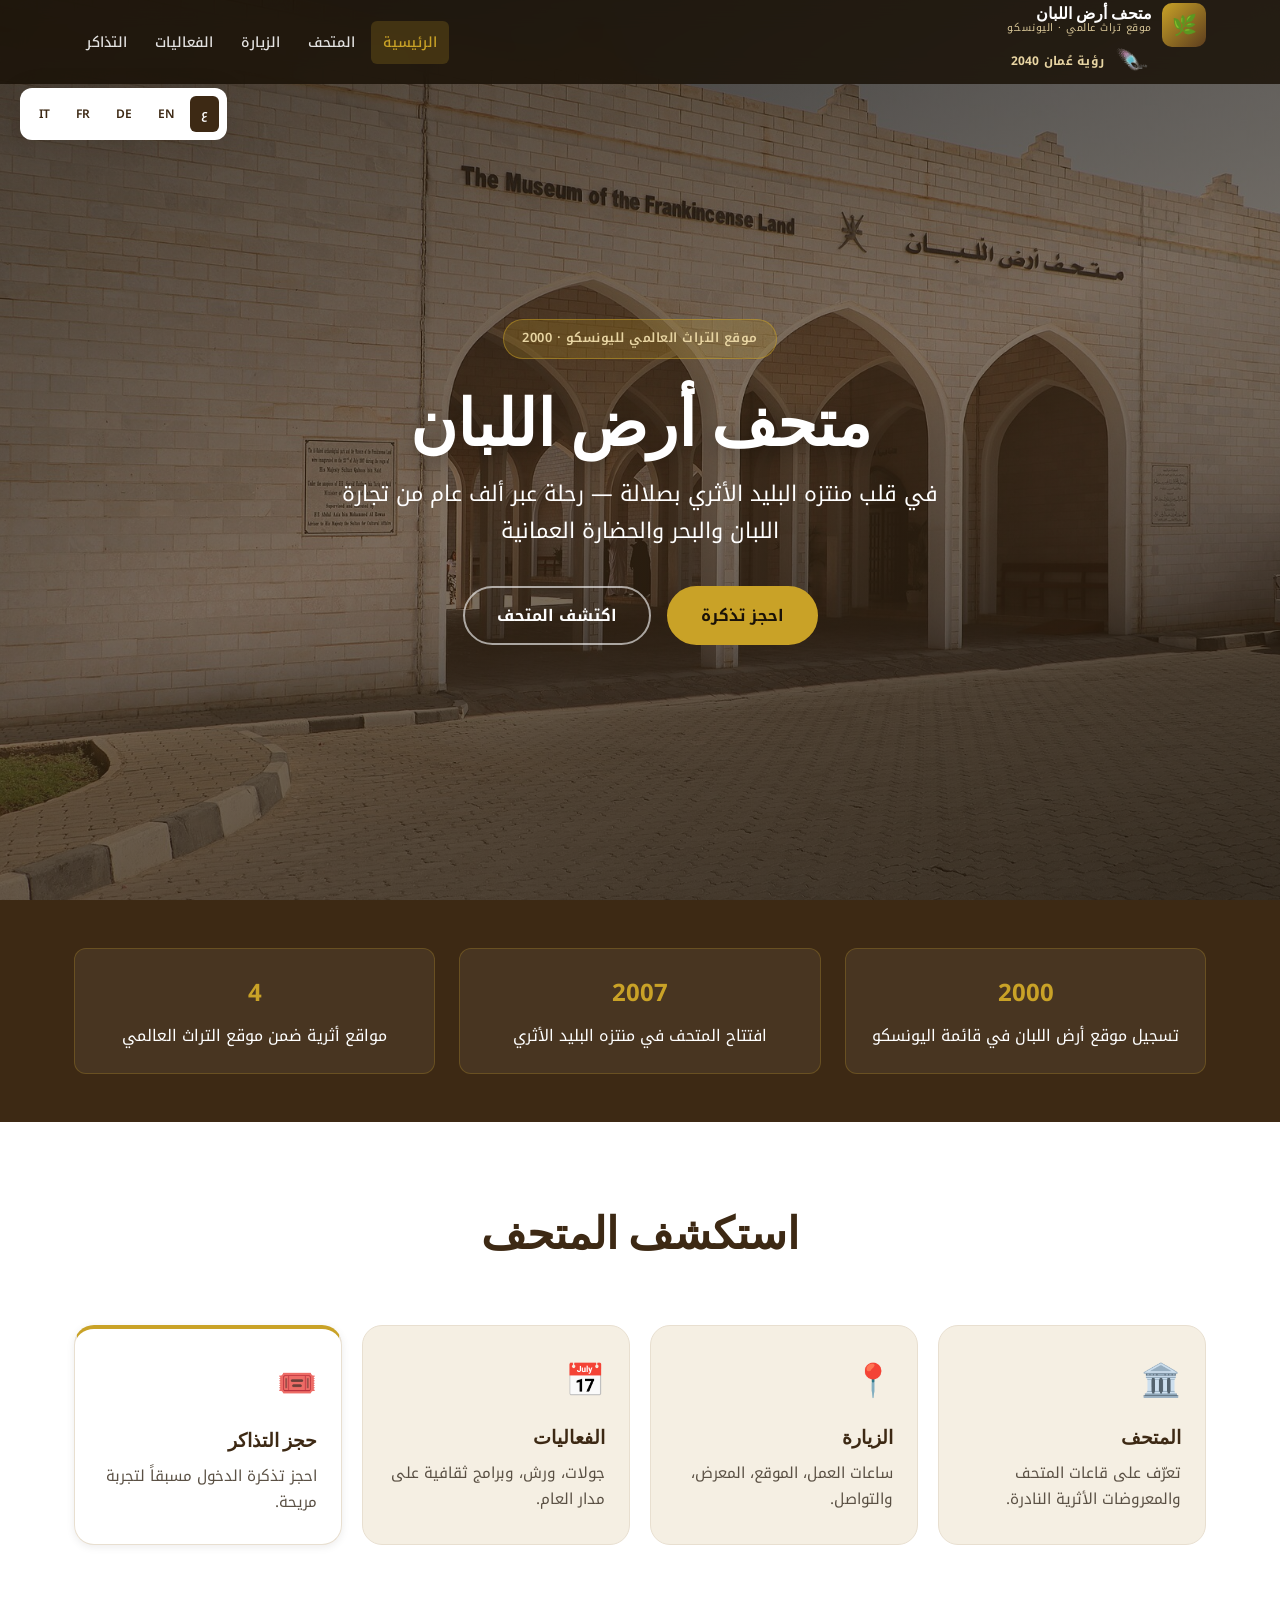
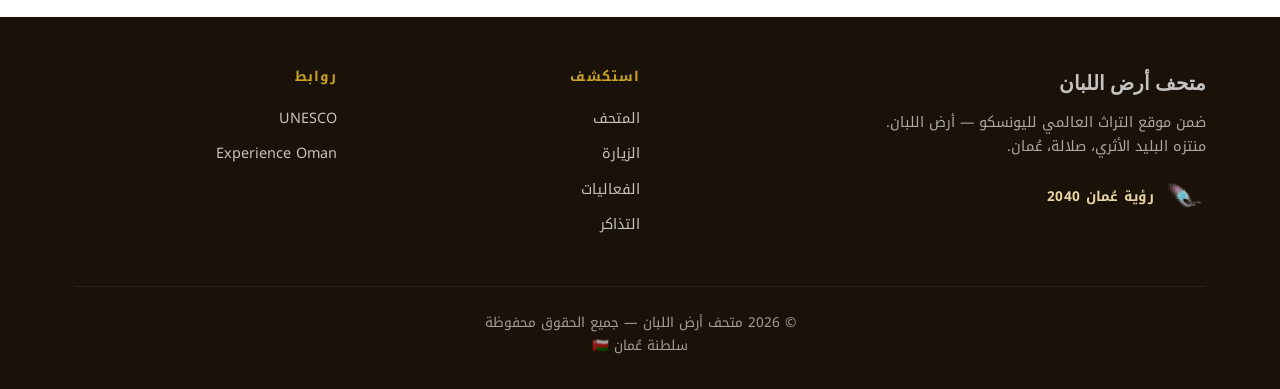
<file: index.html>
<!DOCTYPE html>
<html lang="ar" dir="rtl">
<head>
    <meta charset="UTF-8">
    <meta name="viewport" content="width=device-width, initial-scale=1.0">
    <meta name="description" content="متحف أرض اللبان في البليد بصلالة — موقع التراث العالمي لليونسكو.">
    <link rel="icon" href="favicon.svg" type="image/svg+xml">
    <link rel="stylesheet" href="style.css">
    <link rel="preconnect" href="https://fonts.googleapis.com">
    <link rel="preconnect" href="https://fonts.gstatic.com" crossorigin>
    <link href="https://fonts.googleapis.com/css2?family=Noto+Kufi+Arabic:wght@400;600;700&family=Playfair+Display:wght@600;700&family=Source+Sans+3:wght@400;600;700&display=swap" rel="stylesheet">
    <title>متحف أرض اللبان</title>
</head>
<body class="lang-rtl" data-page="index">
    <a href="#main" class="skip-link" data-i18n="skip">تخطي إلى المحتوى</a>

    <div class="language-toggle" role="group" aria-label="Language">
        <button type="button" class="lang-btn active" data-lang="ar" aria-current="true">ع</button>
        <button type="button" class="lang-btn" data-lang="en">EN</button>
        <button type="button" class="lang-btn" data-lang="de">DE</button>
        <button type="button" class="lang-btn" data-lang="fr">FR</button>
        <button type="button" class="lang-btn" data-lang="it">IT</button>
    </div>

    <header class="navbar" role="banner">
        <div class="container">
            <div class="site-brand">
                <span class="logo-mark" aria-hidden="true">🌿</span>
                <div class="site-brand-col">
                    <a href="index.html" class="logo logo--text">
                        <span class="logo-title" data-i18n="logo.title">متحف أرض اللبان</span>
                        <span class="logo-sub" data-i18n="logo.sub">موقع تراث عالمي · اليونسكو</span>
                    </a>
                    <a href="https://www.oman2040.om/?lang=ar" class="vision2040-badge" target="_blank" rel="noopener noreferrer">
                        <img src="vision2040.png" class="vision2040-logo" alt="" width="40" height="40" loading="lazy" decoding="async" aria-hidden="true">
                        <span class="vision2040-label" data-i18n="vision2040.label">رؤية عُمان 2040</span>
                    </a>
                </div>
            </div>
            <button class="nav-toggle" type="button" aria-expanded="false" aria-controls="main-nav">
                <span></span><span></span><span></span>
            </button>
            <nav id="main-nav" aria-label="Main">
                <ul class="nav-links">
                    <li><a href="index.html" class="active" data-i18n="nav.home">الرئيسية</a></li>
                    <li><a href="museum.html" data-i18n="nav.museum">المتحف</a></li>
                    <li><a href="visit.html" data-i18n="nav.visit">الزيارة</a></li>
                    <li><a href="events.html" data-i18n="nav.events">الفعاليات</a></li>
                    <li><a href="tickets.html" data-i18n="nav.tickets">التذاكر</a></li>
                </ul>
            </nav>
        </div>
        <div class="nav-overlay" aria-hidden="true"></div>
    </header>

    <main id="main">
        <section class="hero" aria-label="Home">
            <div class="hero-content">
                <span class="hero-badge hero-stagger" data-i18n="hero.badge">موقع التراث العالمي لليونسكو · 2000</span>
                <h1 class="hero-stagger" data-i18n="hero.title">متحف أرض اللبان</h1>
                <p class="hero-lead hero-stagger" data-i18n="hero.lead">في قلب منتزه البليد الأثري بصلالة</p>
                <div class="hero-actions hero-stagger">
                    <a href="tickets.html" class="cta-btn cta-btn--primary" data-i18n="hero.cta.tickets">احجز تذكرة</a>
                    <a href="museum.html" class="cta-btn cta-btn--outline" data-i18n="hero.cta.museum">اكتشف المتحف</a>
                </div>
            </div>
        </section>

        <section class="unesco-strip" aria-label="UNESCO">
            <div class="container unesco-grid">
                <div class="unesco-card reveal">
                    <strong>2000</strong>
                    <span data-i18n="unesco.2000">تسجيل موقع أرض اللبان في قائمة اليونسكو</span>
                </div>
                <div class="unesco-card reveal">
                    <strong>2007</strong>
                    <span data-i18n="unesco.2007">افتتاح المتحف في منتزه البليد الأثري</span>
                </div>
                <div class="unesco-card reveal">
                    <strong>4</strong>
                    <span data-i18n="unesco.4">مواقع أثرية ضمن موقع التراث العالمي</span>
                </div>
            </div>
        </section>

        <section class="home-cards">
            <div class="container">
                <header class="section-header reveal">
                    <h2 data-i18n="home.teaser.title">استكشف المتحف</h2>
                </header>
                <div class="home-cards-grid">
                    <a href="museum.html" class="home-card reveal">
                        <span class="home-card-icon" aria-hidden="true">🏛️</span>
                        <h3 data-i18n="home.card.museum">المتحف</h3>
                        <p data-i18n="home.teaser.museum">تعرّف على قاعات المتحف والمعروضات.</p>
                    </a>
                    <a href="visit.html" class="home-card reveal">
                        <span class="home-card-icon" aria-hidden="true">📍</span>
                        <h3 data-i18n="home.card.visit">الزيارة</h3>
                        <p data-i18n="home.teaser.visit">ساعات العمل، الموقع، والتواصل.</p>
                    </a>
                    <a href="events.html" class="home-card reveal">
                        <span class="home-card-icon" aria-hidden="true">📅</span>
                        <h3 data-i18n="home.card.events">الفعاليات</h3>
                        <p data-i18n="home.teaser.events">جولات، ورش، وبرامج ثقافية.</p>
                    </a>
                    <a href="tickets.html" class="home-card reveal home-card--highlight">
                        <span class="home-card-icon" aria-hidden="true">🎟️</span>
                        <h3 data-i18n="home.card.tickets">حجز التذاكر</h3>
                        <p data-i18n="home.teaser.tickets">احجز تذكرة الدخول مسبقاً.</p>
                    </a>
                </div>
            </div>
        </section>
    </main>

    <footer class="footer" role="contentinfo">
        <div class="container">
            <div class="footer-grid">
                <div class="footer-brand">
                    <p class="logo-title" data-i18n="logo.title">متحف أرض اللبان</p>
                    <p data-i18n="footer.brand">ضمن موقع التراث العالمي لليونسكو</p>
                    <a href="https://www.oman2040.om/?lang=ar" class="vision2040-badge vision2040-badge--footer" target="_blank" rel="noopener noreferrer">
                        <img src="vision2040.png" class="vision2040-logo" alt="" width="44" height="44" loading="lazy" decoding="async" aria-hidden="true">
                        <span class="vision2040-label" data-i18n="vision2040.label">رؤية عُمان 2040</span>
                    </a>
                </div>
                <div>
                    <h4 data-i18n="footer.explore">استكشف</h4>
                    <ul>
                        <li><a href="museum.html" data-i18n="nav.museum">المتحف</a></li>
                        <li><a href="visit.html" data-i18n="nav.visit">الزيارة</a></li>
                        <li><a href="events.html" data-i18n="nav.events">الفعاليات</a></li>
                        <li><a href="tickets.html" data-i18n="nav.tickets">التذاكر</a></li>
                    </ul>
                </div>
                <div>
                    <h4 data-i18n="footer.links">روابط</h4>
                    <ul>
                        <li><a href="https://whc.unesco.org/en/list/1010/" target="_blank" rel="noopener noreferrer">UNESCO</a></li>
                        <li><a href="https://experienceoman.om/" target="_blank" rel="noopener noreferrer">Experience Oman</a></li>
                    </ul>
                </div>
            </div>
            <div class="footer-bottom">
                <p>&copy; <span id="year"></span> <span data-i18n="footer.rights">متحف أرض اللبان</span></p>
                <p data-i18n="footer.country">سلطنة عُمان 🇴🇲</p>
            </div>
        </div>
    </footer>

    <script src="i18n.js" defer></script>
    <script src="script.js" defer></script>
</body>
</html>
</file>
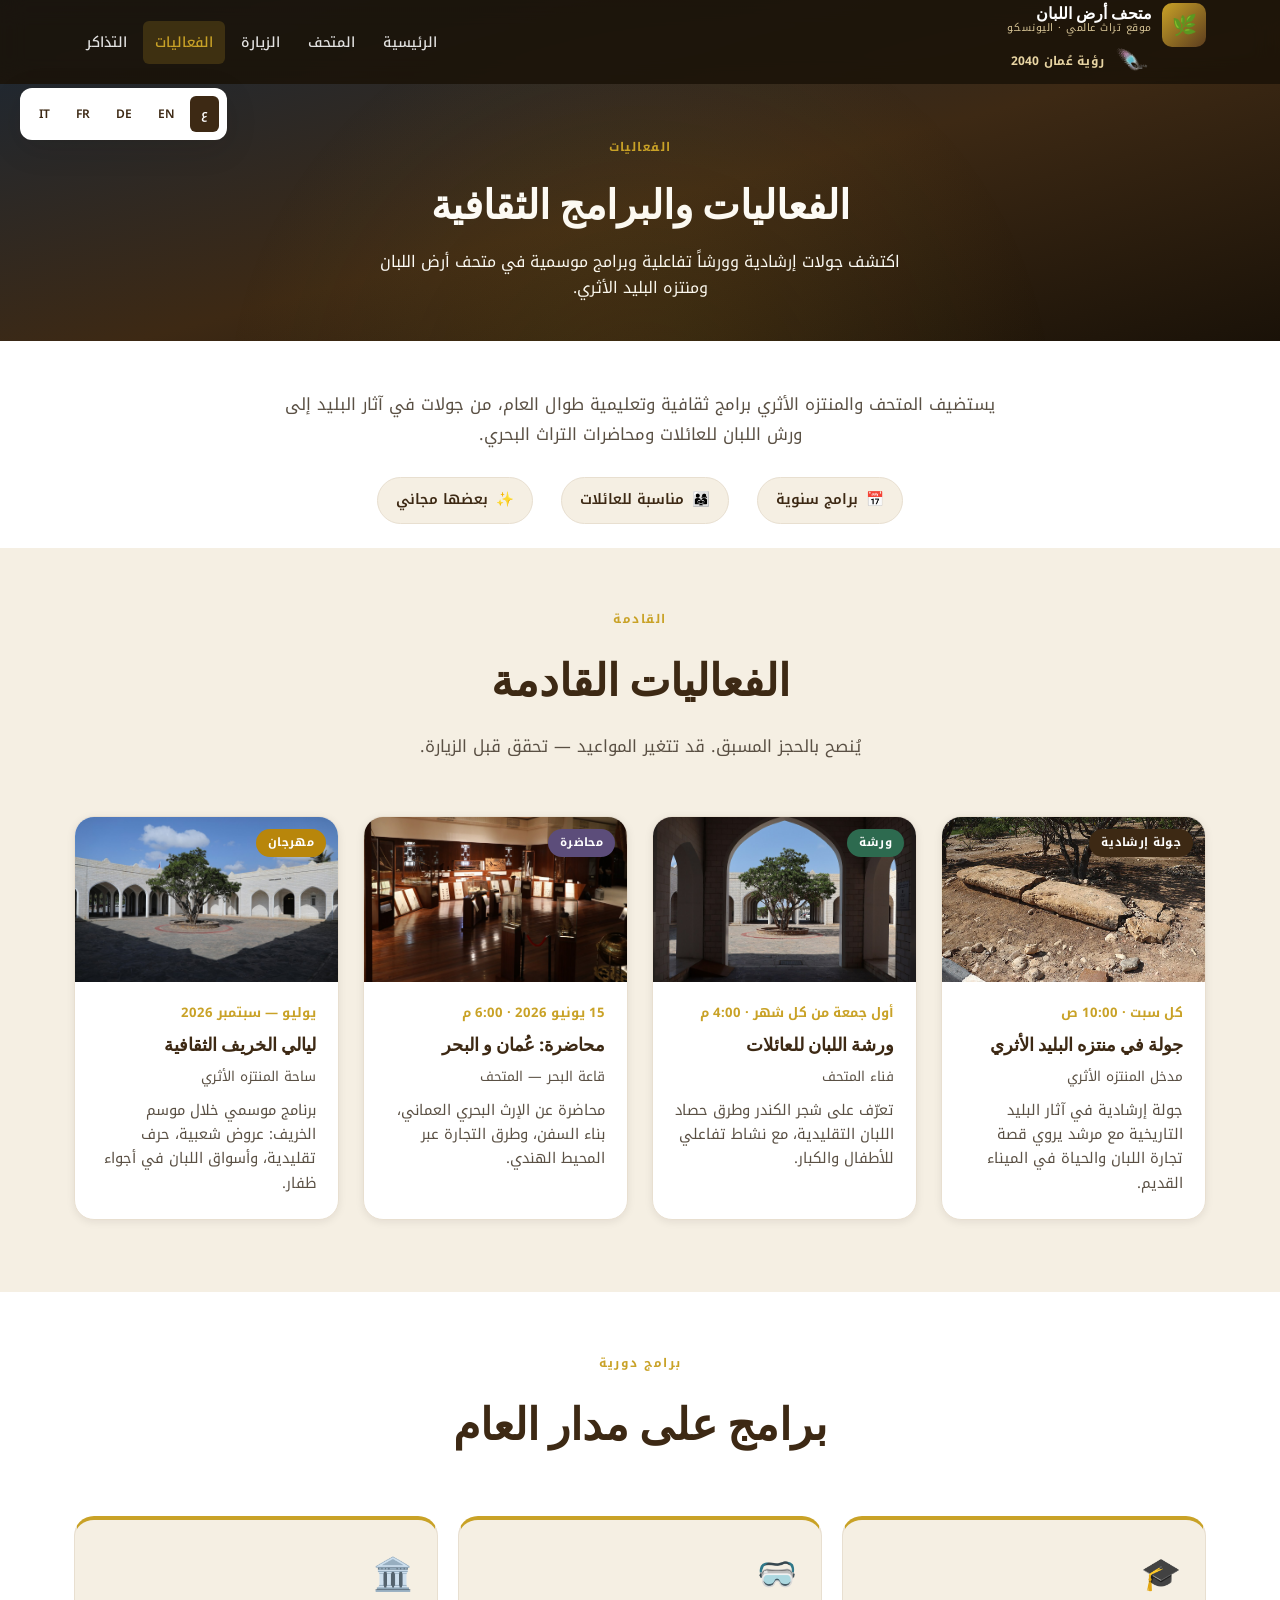
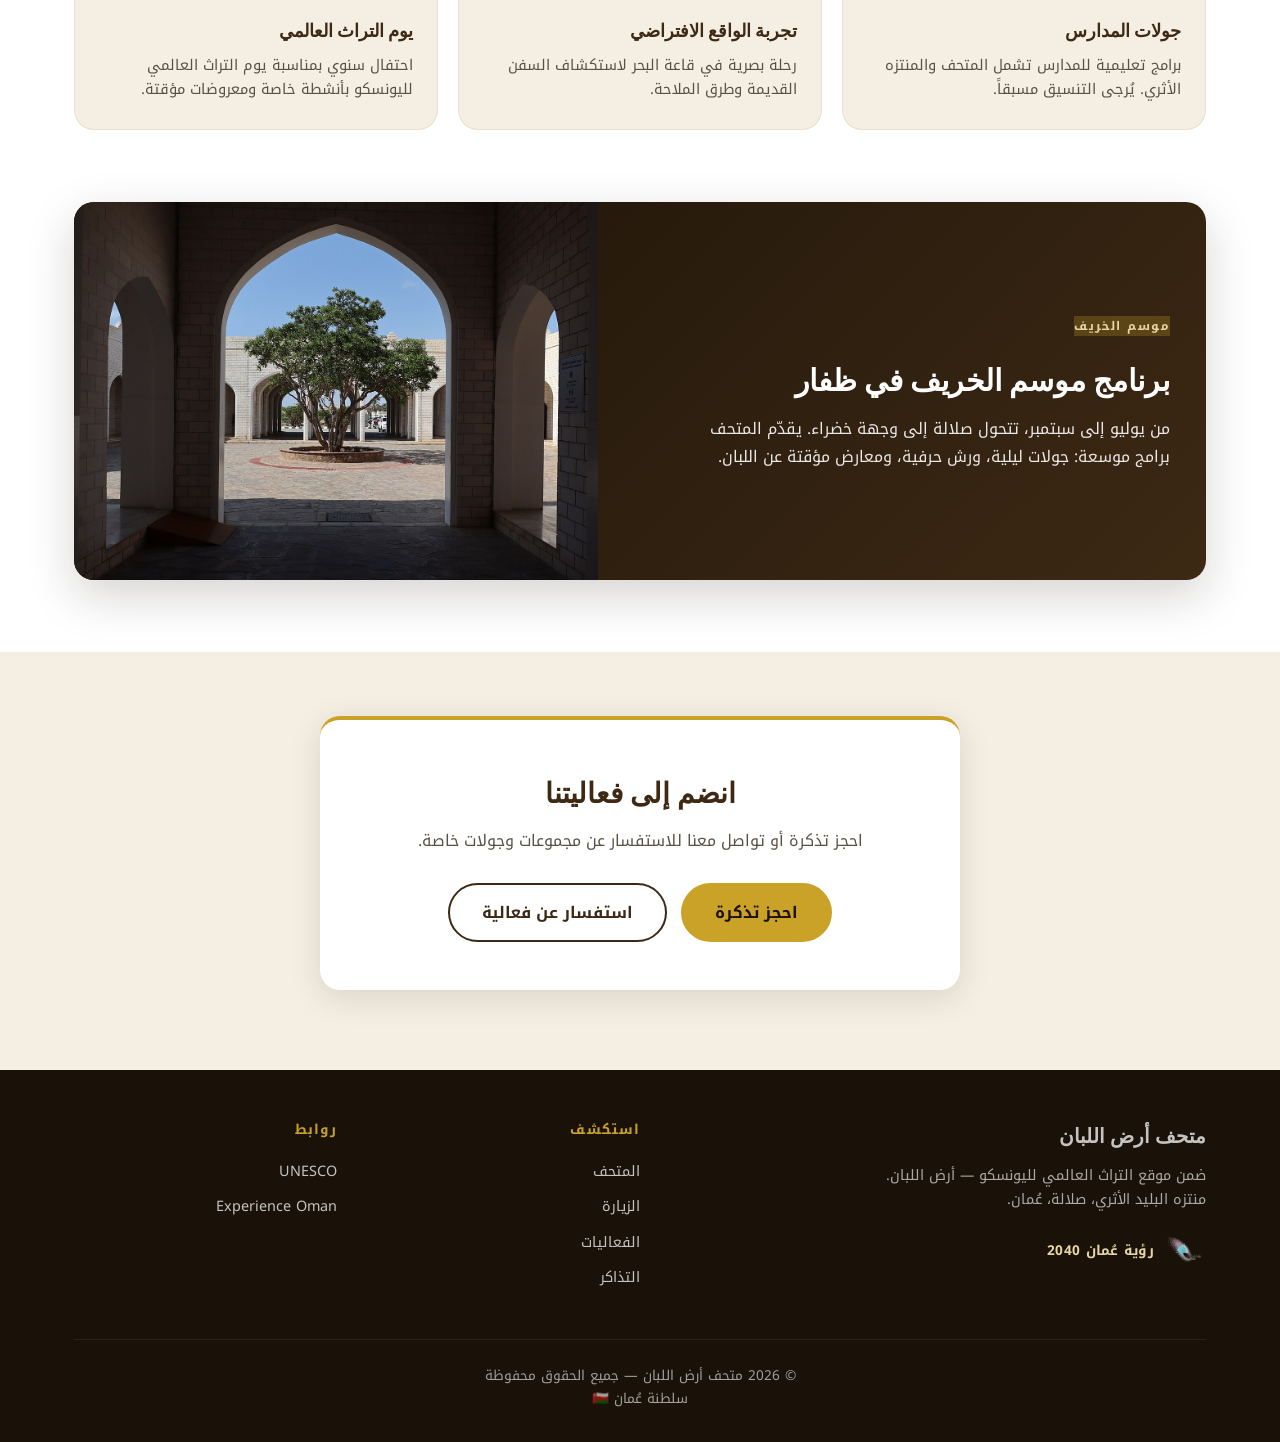
<file: events.html>
<!DOCTYPE html>
<html lang="ar" dir="rtl">
<head>
    <meta charset="UTF-8">
    <meta name="viewport" content="width=device-width, initial-scale=1.0">
    <meta name="description" content="فعاليات وبرامج متحف أرض اللبان — جولات، ورش، وموسم الخريف في صلالة.">
    <link rel="icon" href="favicon.svg" type="image/svg+xml">
    <link rel="stylesheet" href="style.css">
    <link rel="preconnect" href="https://fonts.googleapis.com">
    <link rel="preconnect" href="https://fonts.gstatic.com" crossorigin>
    <link href="https://fonts.googleapis.com/css2?family=Noto+Kufi+Arabic:wght@400;600;700&family=Playfair+Display:wght@600;700&family=Source+Sans+3:wght@400;600;700&display=swap" rel="stylesheet">
    <title>الفعاليات — متحف أرض اللبان</title>
</head>
<body class="lang-rtl" data-page="events">
    <a href="#main" class="skip-link" data-i18n="skip">تخطي إلى المحتوى</a>

    <div class="language-toggle" role="group" aria-label="Language">
        <button type="button" class="lang-btn active" data-lang="ar" aria-current="true">ع</button>
        <button type="button" class="lang-btn" data-lang="en">EN</button>
        <button type="button" class="lang-btn" data-lang="de">DE</button>
        <button type="button" class="lang-btn" data-lang="fr">FR</button>
        <button type="button" class="lang-btn" data-lang="it">IT</button>
    </div>

    <header class="navbar" role="banner">
        <div class="container">
            <div class="site-brand">
                <span class="logo-mark" aria-hidden="true">🌿</span>
                <div class="site-brand-col">
                    <a href="index.html" class="logo logo--text">
                        <span class="logo-title" data-i18n="logo.title">متحف أرض اللبان</span>
                        <span class="logo-sub" data-i18n="logo.sub">موقع تراث عالمي · اليونسكو</span>
                    </a>
                    <a href="https://www.oman2040.om/?lang=ar" class="vision2040-badge" target="_blank" rel="noopener noreferrer">
                        <img src="vision2040.png" class="vision2040-logo" alt="" width="40" height="40" loading="lazy" decoding="async" aria-hidden="true">
                        <span class="vision2040-label" data-i18n="vision2040.label">رؤية عُمان 2040</span>
                    </a>
                </div>
            </div>
            <button class="nav-toggle" type="button" aria-expanded="false" aria-controls="main-nav">
                <span></span><span></span><span></span>
            </button>
            <nav id="main-nav" aria-label="Main">
                <ul class="nav-links">
                    <li><a href="index.html" data-i18n="nav.home">الرئيسية</a></li>
                    <li><a href="museum.html" data-i18n="nav.museum">المتحف</a></li>
                    <li><a href="visit.html" data-i18n="nav.visit">الزيارة</a></li>
                    <li><a href="events.html" class="active" data-i18n="nav.events">الفعاليات</a></li>
                    <li><a href="tickets.html" data-i18n="nav.tickets">التذاكر</a></li>
                </ul>
            </nav>
        </div>
        <div class="nav-overlay" aria-hidden="true"></div>
    </header>

    <main id="main">
        <section class="page-hero page-hero--events">
            <div class="container">
                <span class="section-tag page-hero-stagger" data-i18n="events.tag">الفعاليات</span>
                <h1 class="page-hero-stagger" data-i18n="events.title">الفعاليات والبرامج الثقافية</h1>
                <p class="page-hero-lead page-hero-stagger" data-i18n="events.lead">اكتشف جولات إرشادية وورشاً تفاعلية وبرامج موسمية</p>
            </div>
        </section>

        <section class="events-intro">
            <div class="container">
                <p class="events-intro-text reveal" data-i18n="events.intro">يستضيف المتحف والمنتزه الأثري برامج ثقافية وتعليمية طوال العام.</p>
                <ul class="events-stats reveal">
                    <li><span aria-hidden="true">📅</span> <span data-i18n="events.stat.programs">برامج سنوية</span></li>
                    <li><span aria-hidden="true">👨‍👩‍👧</span> <span data-i18n="events.stat.family">مناسبة للعائلات</span></li>
                    <li><span aria-hidden="true">✨</span> <span data-i18n="events.stat.free">بعضها مجاني</span></li>
                </ul>
            </div>
        </section>

        <section class="events-upcoming">
            <div class="container">
                <header class="section-header reveal">
                    <span class="section-tag" data-i18n="events.upcoming.tag">القادمة</span>
                    <h2 data-i18n="events.upcoming.title">الفعاليات القادمة</h2>
                    <p data-i18n="events.upcoming.note">يُنصح بالحجز المسبق.</p>
                </header>
                <div class="events-grid">
                    <article class="event-card reveal">
                        <div class="event-card-image">
                            <img src="images/stele_atterrata.jpg" alt="نصب أثري في منتزه البليد" width="480" height="280" loading="lazy" decoding="async" data-i18n-alt="events.1.title">
                            <span class="event-type event-type--tour" data-i18n="events.type.tour">جولة إرشادية</span>
                        </div>
                        <div class="event-card-body">
                            <time class="event-date" datetime="2026-06-06" data-i18n="events.1.date">كل سبت · 10:00 ص</time>
                            <h3 data-i18n="events.1.title">جولة في منتزه البليد الأثري</h3>
                            <p class="event-place" data-i18n="events.1.place">مدخل المنتزه الأثري</p>
                            <p class="event-desc" data-i18n="events.1.desc">جولة إرشادية في آثار البليد التاريخية.</p>
                        </div>
                    </article>
                    <article class="event-card reveal">
                        <div class="event-card-image">
                            <img src="images/cortile_02_albero.jpg" alt="فناء المتحف وشجرة اللبان" width="480" height="280" loading="lazy" decoding="async" data-i18n-alt="events.2.title">
                            <span class="event-type event-type--workshop" data-i18n="events.type.workshop">ورشة</span>
                        </div>
                        <div class="event-card-body">
                            <time class="event-date" data-i18n="events.2.date">أول جمعة من كل شهر · 4:00 م</time>
                            <h3 data-i18n="events.2.title">ورشة اللبان للعائلات</h3>
                            <p class="event-place" data-i18n="events.2.place">فناء المتحف</p>
                            <p class="event-desc" data-i18n="events.2.desc">تعرّف على شجر الكندر وطرق حصاد اللبان.</p>
                        </div>
                    </article>
                    <article class="event-card reveal">
                        <div class="event-card-image">
                            <img src="images/sezione_navale_02.jpg" alt="مشهد من قاعة البحر" width="480" height="280" loading="lazy" decoding="async" data-i18n-alt="events.3.title">
                            <span class="event-type event-type--lecture" data-i18n="events.type.lecture">محاضرة</span>
                        </div>
                        <div class="event-card-body">
                            <time class="event-date" datetime="2026-06-15" data-i18n="events.3.date">15 يونيو 2026 · 6:00 م</time>
                            <h3 data-i18n="events.3.title">محاضرة: عُمان والبحر</h3>
                            <p class="event-place" data-i18n="events.3.place">قاعة البحر — المتحف</p>
                            <p class="event-desc" data-i18n="events.3.desc">محاضرة عن الإرث البحري العماني.</p>
                        </div>
                    </article>
                    <article class="event-card reveal">
                        <div class="event-card-image">
                            <img src="images/cortile_01.jpg" alt="فناء المتحف" width="480" height="280" loading="lazy" decoding="async" data-i18n-alt="events.4.title">
                            <span class="event-type event-type--festival" data-i18n="events.type.festival">مهرجان</span>
                        </div>
                        <div class="event-card-body">
                            <time class="event-date" data-i18n="events.4.date">يوليو — سبتمبر 2026</time>
                            <h3 data-i18n="events.4.title">ليالي الخريف الثقافية</h3>
                            <p class="event-place" data-i18n="events.4.place">ساحة المنتزه الأثري</p>
                            <p class="event-desc" data-i18n="events.4.desc">برنامج موسمي خلال موسم الخريف.</p>
                        </div>
                    </article>
                </div>
            </div>
        </section>

        <section class="events-programs">
            <div class="container">
                <header class="section-header reveal">
                    <span class="section-tag" data-i18n="events.programs.tag">برامج دورية</span>
                    <h2 data-i18n="events.programs.title">برامج على مدار العام</h2>
                </header>
                <div class="events-programs-grid">
                    <article class="event-program-card reveal">
                        <span class="event-program-icon" aria-hidden="true">🎓</span>
                        <h3 data-i18n="events.prog.1.title">جولات المدارس</h3>
                        <p data-i18n="events.prog.1.desc">برامج تعليمية للمدارس.</p>
                    </article>
                    <article class="event-program-card reveal">
                        <span class="event-program-icon" aria-hidden="true">🥽</span>
                        <h3 data-i18n="events.prog.2.title">تجربة الواقع الافتراضي</h3>
                        <p data-i18n="events.prog.2.desc">رحلة بصرية في قاعة البحر.</p>
                    </article>
                    <article class="event-program-card reveal">
                        <span class="event-program-icon" aria-hidden="true">🏛️</span>
                        <h3 data-i18n="events.prog.3.title">يوم التراث العالمي</h3>
                        <p data-i18n="events.prog.3.desc">احتفال سنوي بمناسبة يوم التراث العالمي.</p>
                    </article>
                </div>
            </div>
        </section>

        <section class="events-season">
            <div class="container">
                <div class="events-season-banner reveal">
                    <div class="events-season-content">
                        <span class="section-tag" data-i18n="events.season.tag">موسم الخريف</span>
                        <h2 data-i18n="events.season.title">برنامج موسم الخريف في ظفار</h2>
                        <p data-i18n="events.season.desc">من يوليو إلى سبتمبر، تتحول صلالة إلى وجهة خضراء.</p>
                    </div>
                    <div class="events-season-image">
                        <img src="images/cortile_02_albero.jpg" alt="شجرة اللبان في فناء المتحف" width="560" height="360" loading="lazy" decoding="async" data-i18n-alt="events.season.title">
                    </div>
                </div>
            </div>
        </section>

        <section class="events-cta">
            <div class="container events-cta-inner reveal">
                <h2 data-i18n="events.cta.title">انضم إلى فعاليتنا</h2>
                <p data-i18n="events.cta.lead">احجز تذكرة أو تواصل معنا للاستفسار.</p>
                <div class="events-cta-actions">
                    <a href="tickets.html" class="cta-btn cta-btn--primary" data-i18n="events.cta.tickets">احجز تذكرة</a>
                    <a href="visit.html#contact" class="cta-btn cta-btn--outline" data-i18n="events.cta.contact">استفسار عن فعالية</a>
                </div>
            </div>
        </section>
    </main>

    <footer class="footer" role="contentinfo">
        <div class="container">
            <div class="footer-grid">
                <div class="footer-brand">
                    <p class="logo-title" data-i18n="logo.title">متحف أرض اللبان</p>
                    <p data-i18n="footer.brand">ضمن موقع التراث العالمي لليونسكو</p>
                    <a href="https://www.oman2040.om/?lang=ar" class="vision2040-badge vision2040-badge--footer" target="_blank" rel="noopener noreferrer">
                        <img src="vision2040.png" class="vision2040-logo" alt="" width="44" height="44" loading="lazy" decoding="async" aria-hidden="true">
                        <span class="vision2040-label" data-i18n="vision2040.label">رؤية عُمان 2040</span>
                    </a>
                </div>
                <div>
                    <h4 data-i18n="footer.explore">استكشف</h4>
                    <ul>
                        <li><a href="museum.html" data-i18n="nav.museum">المتحف</a></li>
                        <li><a href="visit.html" data-i18n="nav.visit">الزيارة</a></li>
                        <li><a href="events.html" data-i18n="nav.events">الفعاليات</a></li>
                        <li><a href="tickets.html" data-i18n="nav.tickets">التذاكر</a></li>
                    </ul>
                </div>
                <div>
                    <h4 data-i18n="footer.links">روابط</h4>
                    <ul>
                        <li><a href="https://whc.unesco.org/en/list/1010/" target="_blank" rel="noopener noreferrer">UNESCO</a></li>
                        <li><a href="https://experienceoman.om/" target="_blank" rel="noopener noreferrer">Experience Oman</a></li>
                    </ul>
                </div>
            </div>
            <div class="footer-bottom">
                <p>&copy; <span id="year"></span> <span data-i18n="footer.rights">متحف أرض اللبان</span></p>
                <p data-i18n="footer.country">سلطنة عُمان 🇴🇲</p>
            </div>
        </div>
    </footer>

    <script src="i18n.js" defer></script>
    <script src="script.js" defer></script>
</body>
</html>
</file>
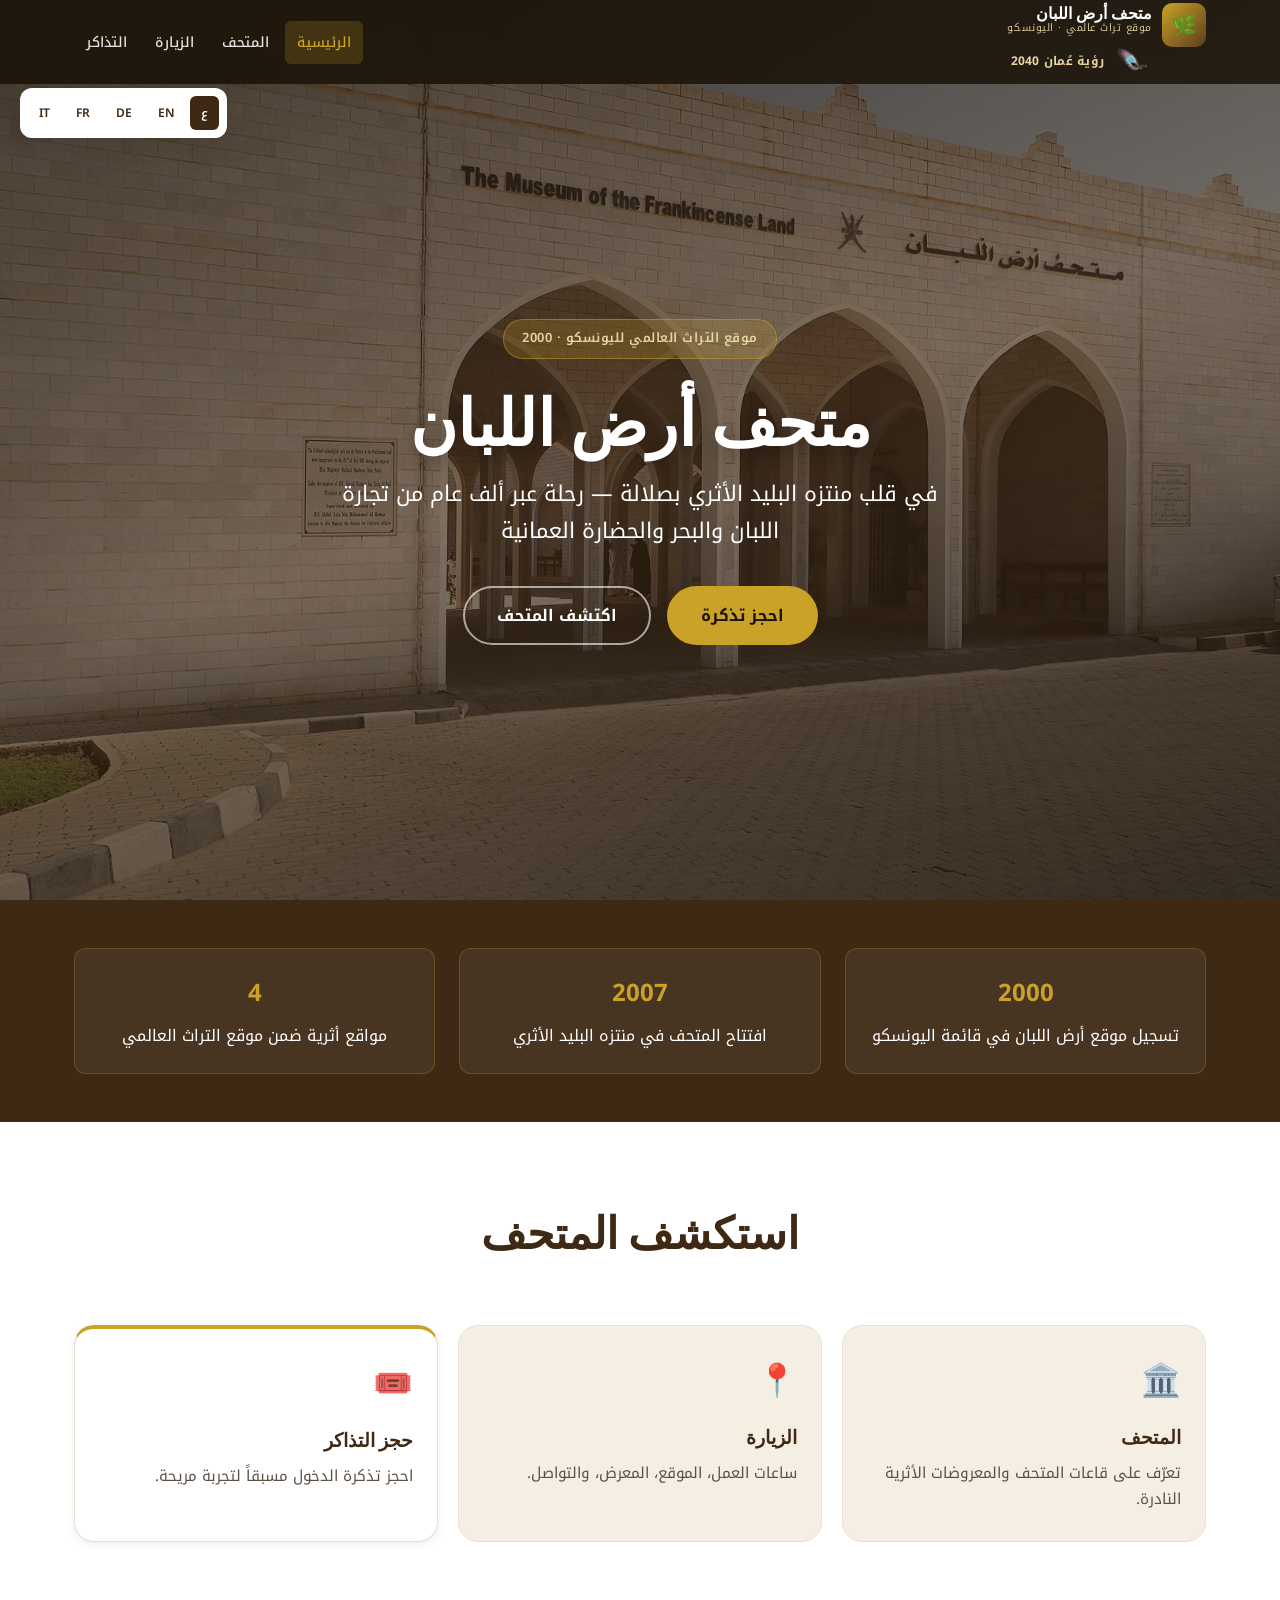
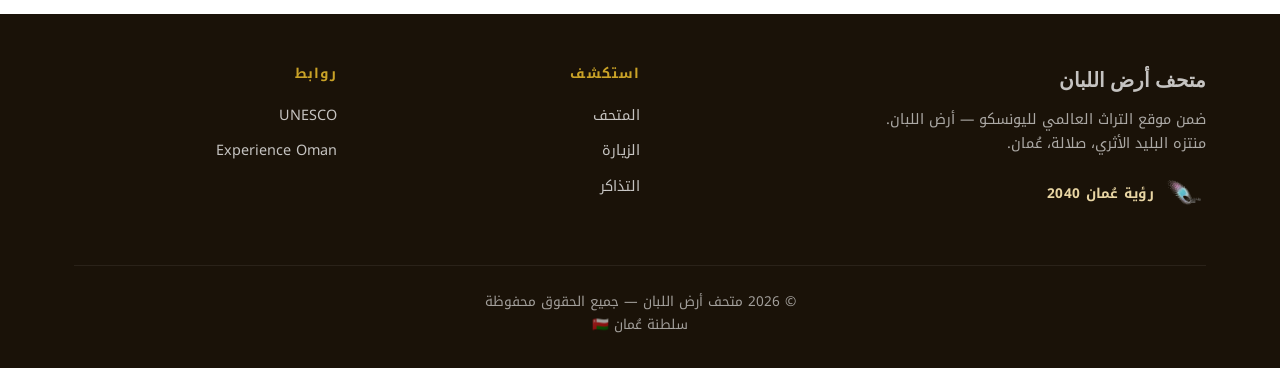
<file: index[1].html>
<!DOCTYPE html>
<html lang="ar" dir="rtl">
<head>
    <meta charset="UTF-8">
    <meta name="viewport" content="width=device-width, initial-scale=1.0">
    <meta name="description" content="متحف أرض اللبان في البليد بصلالة — موقع التراث العالمي لليونسكو.">
    <link rel="icon" href="favicon.svg" type="image/svg+xml">
    <link rel="stylesheet" href="style.css">
    <link rel="preconnect" href="https://fonts.googleapis.com">
    <link rel="preconnect" href="https://fonts.gstatic.com" crossorigin>
    <link href="https://fonts.googleapis.com/css2?family=Noto+Kufi+Arabic:wght@400;600;700&family=Playfair+Display:wght@600;700&family=Source+Sans+3:wght@400;600;700&display=swap" rel="stylesheet">
    <title>متحف أرض اللبان</title>
</head>
<body class="lang-rtl" data-page="index">
    <a href="#main" class="skip-link" data-i18n="skip">تخطي إلى المحتوى</a>

    <div class="language-toggle" role="group" aria-label="Language">
        <a href="#" class="lang-btn active" data-lang="ar" aria-current="true">ع</a>
        <a href="#" class="lang-btn" data-lang="en">EN</a>
        <a href="#" class="lang-btn" data-lang="de">DE</a>
        <a href="#" class="lang-btn" data-lang="fr">FR</a>
        <a href="#" class="lang-btn" data-lang="it">IT</a>
    </div>

    <header class="navbar" role="banner">
        <div class="container">
            <div class="site-brand">
                <span class="logo-mark" aria-hidden="true">🌿</span>
                <div class="site-brand-col">
                    <a href="index.html" class="logo logo--text">
                        <span class="logo-title" data-i18n="logo.title">متحف أرض اللبان</span>
                        <span class="logo-sub" data-i18n="logo.sub">موقع تراث عالمي · اليونسكو</span>
                    </a>
                    <a href="https://www.oman2040.om/?lang=ar" class="vision2040-badge" target="_blank" rel="noopener noreferrer">
                        <img src="vision2040.png" class="vision2040-logo" alt="" width="40" height="40" loading="lazy" decoding="async" aria-hidden="true">
                        <span class="vision2040-label" data-i18n="vision2040.label">رؤية عُمان 2040</span>
                    </a>
                </div>
            </div>
            <button class="nav-toggle" type="button" aria-expanded="false" aria-controls="main-nav">
                <span></span><span></span><span></span>
            </button>
            <nav id="main-nav" aria-label="Main">
                <ul class="nav-links">
                    <li><a href="index.html" class="active" data-i18n="nav.home">الرئيسية</a></li>
                    <li><a href="museum.html" data-i18n="nav.museum">المتحف</a></li>
                    <li><a href="visit.html" data-i18n="nav.visit">الزيارة</a></li>
                    <li><a href="tickets.html" data-i18n="nav.tickets">التذاكر</a></li>
                </ul>
            </nav>
        </div>
        <div class="nav-overlay" aria-hidden="true"></div>
    </header>

    <main id="main">
        <section class="hero" aria-label="Home">
            <div class="hero-content">
                <span class="hero-badge hero-stagger" data-i18n="hero.badge">موقع التراث العالمي لليونسكو · 2000</span>
                <h1 class="hero-stagger" data-i18n="hero.title">متحف أرض اللبان</h1>
                <p class="hero-lead hero-stagger" data-i18n="hero.lead">في قلب منتزه البليد الأثري بصلالة</p>
                <div class="hero-actions hero-stagger">
                    <a href="tickets.html" class="cta-btn cta-btn--primary" data-i18n="hero.cta.tickets">احجز تذكرة</a>
                    <a href="museum.html" class="cta-btn cta-btn--outline" data-i18n="hero.cta.museum">اكتشف المتحف</a>
                </div>
            </div>
        </section>

        <section class="unesco-strip" aria-label="UNESCO">
            <div class="container unesco-grid">
                <div class="unesco-card reveal">
                    <strong>2000</strong>
                    <span data-i18n="unesco.2000">تسجيل موقع أرض اللبان في قائمة اليونسكو</span>
                </div>
                <div class="unesco-card reveal">
                    <strong>2007</strong>
                    <span data-i18n="unesco.2007">افتتاح المتحف في منتزه البليد الأثري</span>
                </div>
                <div class="unesco-card reveal">
                    <strong>4</strong>
                    <span data-i18n="unesco.4">مواقع أثرية ضمن موقع التراث العالمي</span>
                </div>
            </div>
        </section>

        <section class="home-cards">
            <div class="container">
                <header class="section-header reveal">
                    <h2 data-i18n="home.teaser.title">استكشف المتحف</h2>
                </header>
                <div class="home-cards-grid">
                    <a href="museum.html" class="home-card reveal">
                        <span class="home-card-icon" aria-hidden="true">🏛️</span>
                        <h3 data-i18n="home.card.museum">المتحف</h3>
                        <p data-i18n="home.teaser.museum">تعرّف على قاعات المتحف والمعروضات.</p>
                    </a>
                    <a href="visit.html" class="home-card reveal">
                        <span class="home-card-icon" aria-hidden="true">📍</span>
                        <h3 data-i18n="home.card.visit">الزيارة</h3>
                        <p data-i18n="home.teaser.visit">ساعات العمل، الموقع، والتواصل.</p>
                    </a>
                    <a href="tickets.html" class="home-card reveal home-card--highlight">
                        <span class="home-card-icon" aria-hidden="true">🎟️</span>
                        <h3 data-i18n="home.card.tickets">حجز التذاكر</h3>
                        <p data-i18n="home.teaser.tickets">احجز تذكرة الدخول مسبقاً.</p>
                    </a>
                </div>
            </div>
        </section>
    </main>

    <footer class="footer" role="contentinfo">
        <div class="container">
            <div class="footer-grid">
                <div class="footer-brand">
                    <p class="logo-title" data-i18n="logo.title">متحف أرض اللبان</p>
                    <p data-i18n="footer.brand">ضمن موقع التراث العالمي لليونسكو</p>
                    <a href="https://www.oman2040.om/?lang=ar" class="vision2040-badge vision2040-badge--footer" target="_blank" rel="noopener noreferrer">
                        <img src="vision2040.png" class="vision2040-logo" alt="" width="44" height="44" loading="lazy" decoding="async" aria-hidden="true">
                        <span class="vision2040-label" data-i18n="vision2040.label">رؤية عُمان 2040</span>
                    </a>
                </div>
                <div>
                    <h4 data-i18n="footer.explore">استكشف</h4>
                    <ul>
                        <li><a href="museum.html" data-i18n="nav.museum">المتحف</a></li>
                        <li><a href="visit.html" data-i18n="nav.visit">الزيارة</a></li>
                        <li><a href="tickets.html" data-i18n="nav.tickets">التذاكر</a></li>
                    </ul>
                </div>
                <div>
                    <h4 data-i18n="footer.links">روابط</h4>
                    <ul>
                        <li><a href="https://whc.unesco.org/en/list/1010/" target="_blank" rel="noopener noreferrer">UNESCO</a></li>
                        <li><a href="https://experienceoman.om/" target="_blank" rel="noopener noreferrer">Experience Oman</a></li>
                    </ul>
                </div>
            </div>
            <div class="footer-bottom">
                <p>&copy; <span id="year"></span> <span data-i18n="footer.rights">متحف أرض اللبان</span></p>
                <p data-i18n="footer.country">سلطنة عُمان 🇴🇲</p>
            </div>
        </div>
    </footer>

    <script src="i18n.js" defer></script>
    <script src="script.js" defer></script>
</body>
</html>
</file>
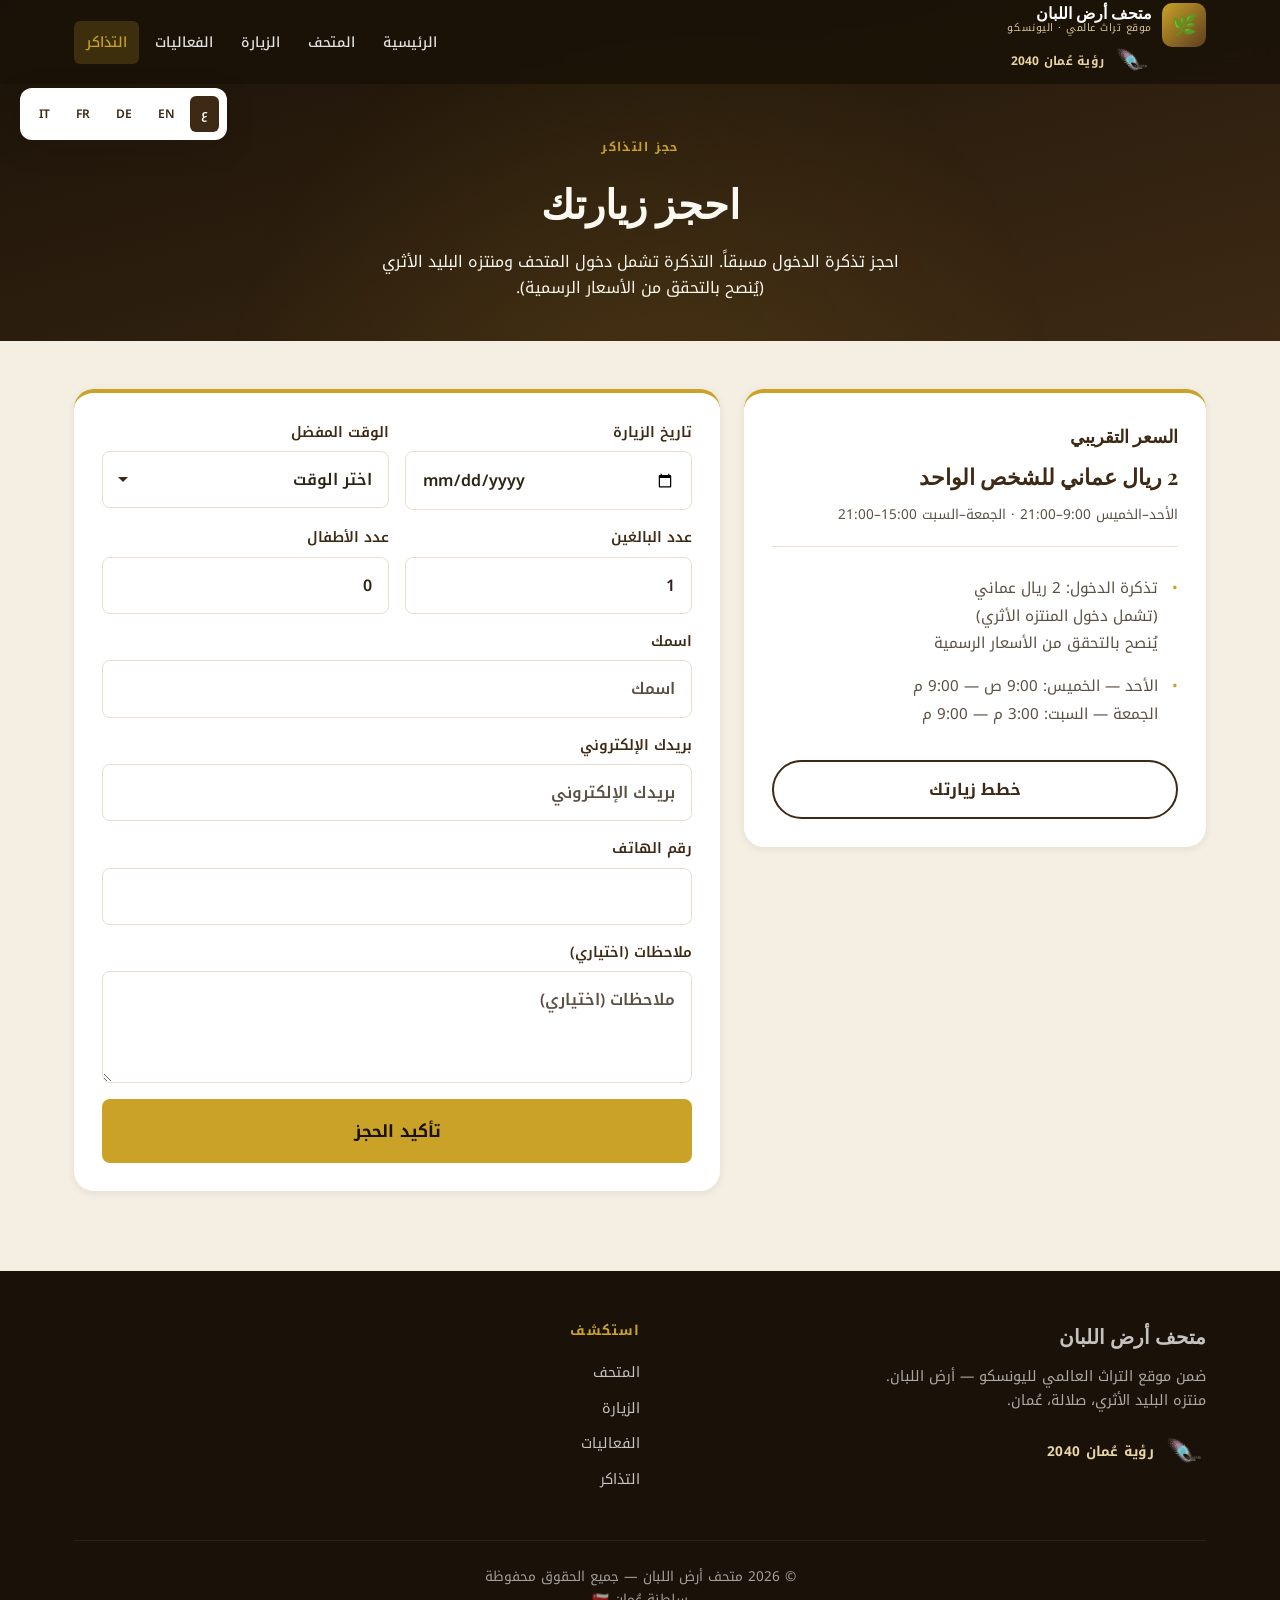
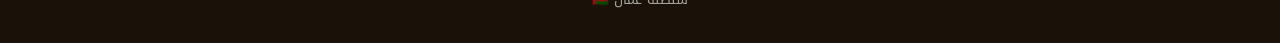
<file: tickets.html>
<!DOCTYPE html>
<html lang="ar" dir="rtl">
<head>
    <meta charset="UTF-8">
    <meta name="viewport" content="width=device-width, initial-scale=1.0">
    <meta name="description" content="حجز تذاكر متحف أرض اللبان — منتزه البليد الأثري، صلالة.">
    <link rel="icon" href="favicon.svg" type="image/svg+xml">
    <link rel="stylesheet" href="style.css">
    <link rel="preconnect" href="https://fonts.googleapis.com">
    <link rel="preconnect" href="https://fonts.gstatic.com" crossorigin>
    <link href="https://fonts.googleapis.com/css2?family=Noto+Kufi+Arabic:wght@400;600;700&family=Playfair+Display:wght@600;700&family=Source+Sans+3:wght@400;600;700&display=swap" rel="stylesheet">
    <title>حجز التذاكر — متحف أرض اللبان</title>
</head>
<body class="lang-rtl" data-page="tickets">
    <a href="#main" class="skip-link" data-i18n="skip">تخطي إلى المحتوى</a>

    <div class="language-toggle" role="group" aria-label="Language">
        <button type="button" class="lang-btn active" data-lang="ar" aria-current="true">ع</button>
        <button type="button" class="lang-btn" data-lang="en">EN</button>
        <button type="button" class="lang-btn" data-lang="de">DE</button>
        <button type="button" class="lang-btn" data-lang="fr">FR</button>
        <button type="button" class="lang-btn" data-lang="it">IT</button>
    </div>

    <header class="navbar" role="banner">
        <div class="container">
            <div class="site-brand">
                <span class="logo-mark" aria-hidden="true">🌿</span>
                <div class="site-brand-col">
                    <a href="index.html" class="logo logo--text">
                        <span class="logo-title" data-i18n="logo.title">متحف أرض اللبان</span>
                        <span class="logo-sub" data-i18n="logo.sub">موقع تراث عالمي · اليونسكو</span>
                    </a>
                    <a href="https://www.oman2040.om/?lang=ar" class="vision2040-badge" target="_blank" rel="noopener noreferrer">
                        <img src="vision2040.png" class="vision2040-logo" alt="" width="40" height="40" loading="lazy" decoding="async" aria-hidden="true">
                        <span class="vision2040-label" data-i18n="vision2040.label">رؤية عُمان 2040</span>
                    </a>
                </div>
            </div>
            <button class="nav-toggle" type="button" aria-expanded="false" aria-controls="main-nav">
                <span></span><span></span><span></span>
            </button>
            <nav id="main-nav">
                <ul class="nav-links">
                    <li><a href="index.html" data-i18n="nav.home">الرئيسية</a></li>
                    <li><a href="museum.html" data-i18n="nav.museum">المتحف</a></li>
                    <li><a href="visit.html" data-i18n="nav.visit">الزيارة</a></li>
                    <li><a href="events.html" data-i18n="nav.events">الفعاليات</a></li>
                    <li><a href="tickets.html" class="active" data-i18n="nav.tickets">التذاكر</a></li>
                </ul>
            </nav>
        </div>
        <div class="nav-overlay" aria-hidden="true"></div>
    </header>

    <main id="main">
        <section class="page-hero page-hero--tickets">
            <div class="container">
                <span class="section-tag page-hero-stagger" data-i18n="tickets.tag">حجز التذاكر</span>
                <h1 class="page-hero-stagger" data-i18n="tickets.title">احجز زيارتك</h1>
                <p class="page-hero-lead page-hero-stagger" data-i18n="tickets.lead">احجز تذكرة الدخول مسبقاً</p>
            </div>
        </section>

        <section class="tickets-section">
            <div class="container tickets-layout">
                <aside class="tickets-info reveal">
                    <div class="tickets-price-card">
                        <h3 data-i18n="tickets.price">السعر التقريبي</h3>
                        <p class="tickets-price-value" data-i18n="tickets.price.v">2 ريال عماني للشخص</p>
                        <p class="tickets-hours-note" data-i18n="tickets.hours.note">ساعات العمل</p>
                    </div>
                    <ul class="tickets-tips">
                        <li data-html="true" data-i18n="visit.tickets.v">يشمل المنتزه الأثري</li>
                        <li data-html="true" data-i18n="visit.hours.v">الأحد — الخميس 9–21</li>
                    </ul>
                    <a href="visit.html" class="cta-btn tickets-info-link" data-i18n="hero.cta.visit">خطط زيارتك</a>
                </aside>

                <form class="tickets-form reveal" onsubmit="submitTicketForm(event)" novalidate>
                    <div class="form-row">
                        <label>
                            <span data-i18n="tickets.date">تاريخ الزيارة</span>
                            <input type="date" name="date" required>
                        </label>
                        <label>
                            <span data-i18n="tickets.time">الوقت المفضل</span>
                            <select name="time" required>
                                <option value="" data-i18n-option="tickets.select.time">اختر الوقت</option>
                                <option value="morning" data-i18n-option="tickets.time.morning">صباحاً</option>
                                <option value="afternoon" data-i18n-option="tickets.time.afternoon">بعد الظهر</option>
                                <option value="evening" data-i18n-option="tickets.time.evening">مساءً</option>
                            </select>
                        </label>
                    </div>
                    <div class="form-row">
                        <label>
                            <span data-i18n="tickets.adults">عدد البالغين</span>
                            <input type="number" name="adults" min="1" max="20" value="1" required>
                        </label>
                        <label>
                            <span data-i18n="tickets.children">عدد الأطفال</span>
                            <input type="number" name="children" min="0" max="20" value="0">
                        </label>
                    </div>
                    <label>
                        <span data-i18n="form.name">اسمك</span>
                        <input type="text" name="name" required data-i18n-placeholder="form.name" placeholder="اسمك">
                    </label>
                    <label>
                        <span data-i18n="form.email">بريدك الإلكتروني</span>
                        <input type="email" name="email" required data-i18n-placeholder="form.email" placeholder="بريدك">
                    </label>
                    <label>
                        <span data-i18n="tickets.phone">رقم الهاتف</span>
                        <input type="tel" name="phone" required inputmode="tel" autocomplete="tel">
                    </label>
                    <label>
                        <span data-i18n="tickets.notes">ملاحظات</span>
                        <textarea name="notes" rows="3" data-i18n-placeholder="tickets.notes"></textarea>
                    </label>
                    <button type="submit" class="submit-btn submit-btn--large" data-i18n="tickets.submit">تأكيد الحجز</button>
                    <p class="form-status" hidden role="status"></p>
                </form>
            </div>
        </section>
    </main>

    <footer class="footer" role="contentinfo">
        <div class="container">
            <div class="footer-grid">
                <div class="footer-brand">
                    <p class="logo-title" data-i18n="logo.title">متحف أرض اللبان</p>
                    <p data-i18n="footer.brand">ضمن موقع التراث العالمي لليونسكو</p>
                    <a href="https://www.oman2040.om/?lang=ar" class="vision2040-badge vision2040-badge--footer" target="_blank" rel="noopener noreferrer">
                        <img src="vision2040.png" class="vision2040-logo" alt="" width="44" height="44" loading="lazy" decoding="async" aria-hidden="true">
                        <span class="vision2040-label" data-i18n="vision2040.label">رؤية عُمان 2040</span>
                    </a>
                </div>
                <div>
                    <h4 data-i18n="footer.explore">استكشف</h4>
                    <ul>
                        <li><a href="museum.html" data-i18n="nav.museum">المتحف</a></li>
                        <li><a href="visit.html" data-i18n="nav.visit">الزيارة</a></li>
                        <li><a href="events.html" data-i18n="nav.events">الفعاليات</a></li>
                        <li><a href="tickets.html" data-i18n="nav.tickets">التذاكر</a></li>
                    </ul>
                </div>
            </div>
            <div class="footer-bottom">
                <p>&copy; <span id="year"></span> <span data-i18n="footer.rights">متحف أرض اللبان</span></p>
                <p data-i18n="footer.country">سلطنة عُمان 🇴🇲</p>
            </div>
        </div>
    </footer>

    <script src="i18n.js" defer></script>
    <script src="script.js" defer></script>
</body>
</html>
</file>
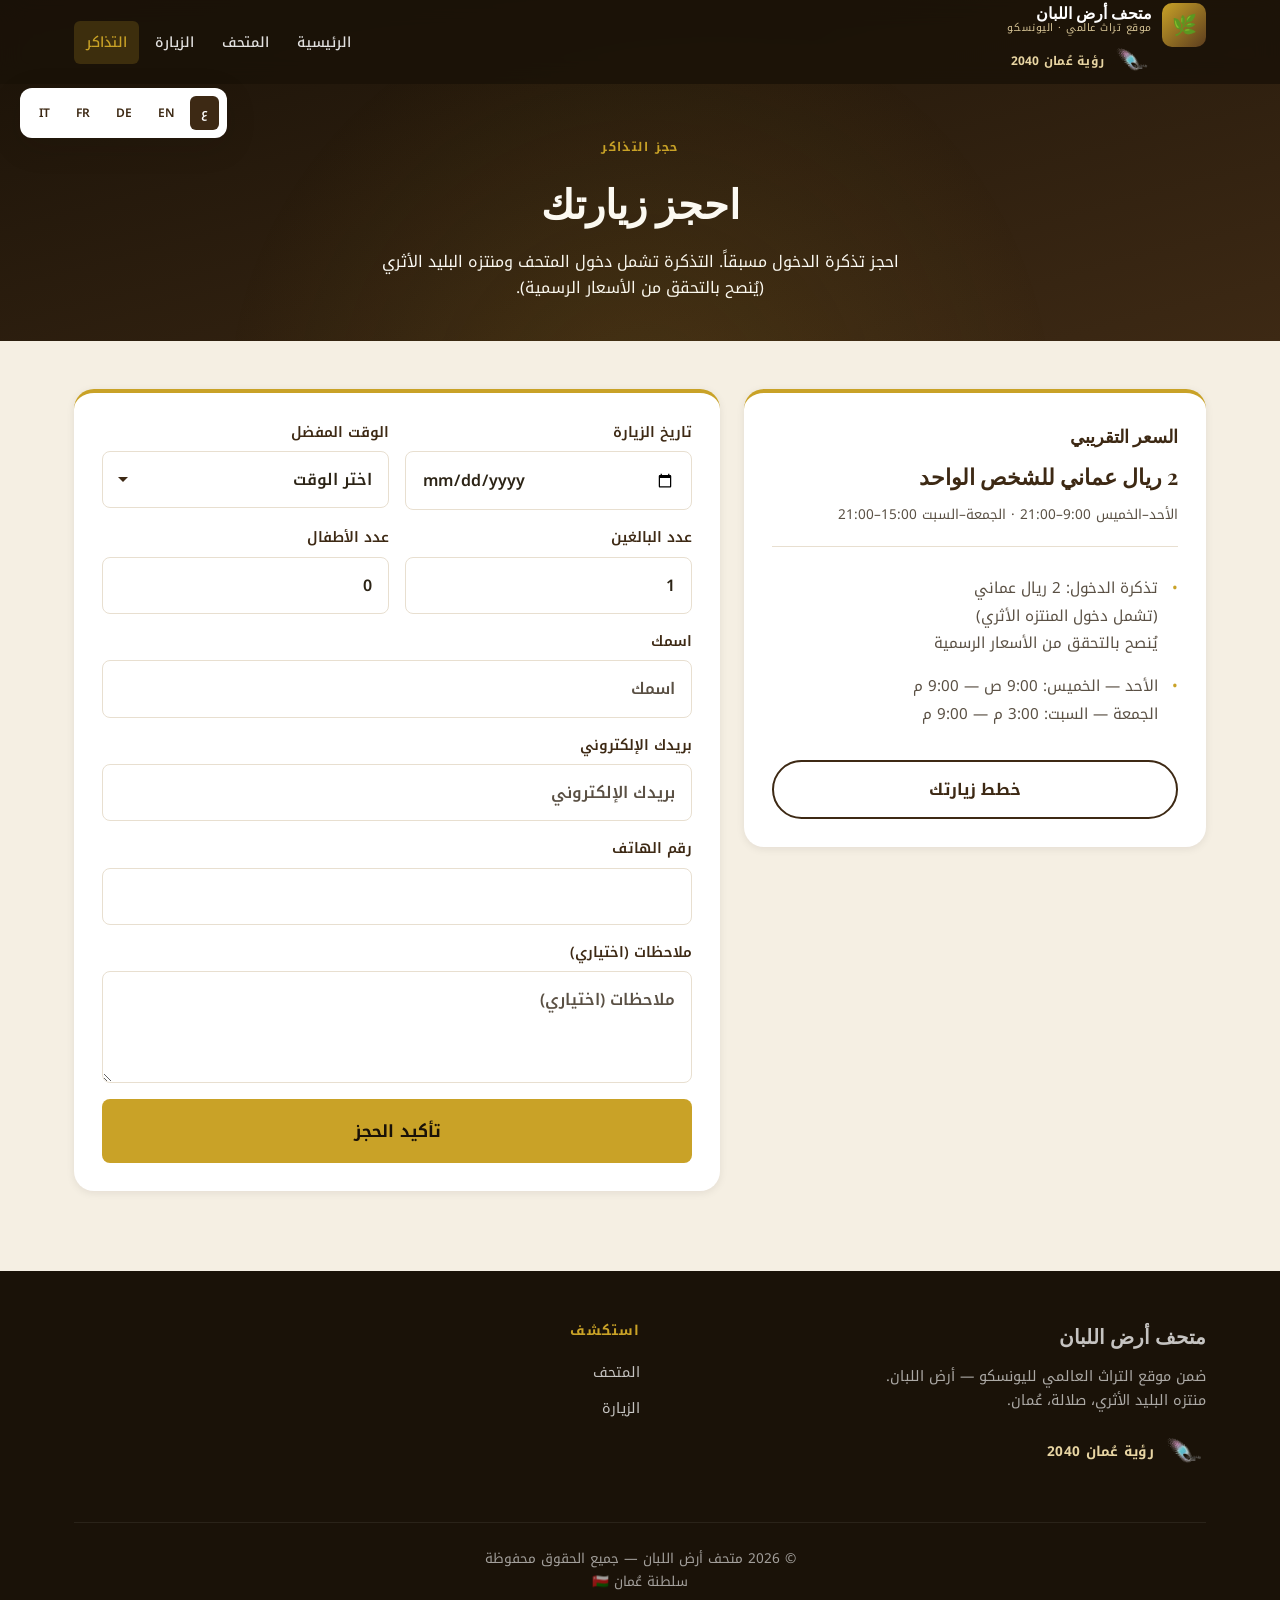
<file: tickets[1].html>
<!DOCTYPE html>
<html lang="ar" dir="rtl">
<head>
    <meta charset="UTF-8">
    <meta name="viewport" content="width=device-width, initial-scale=1.0">
    <meta name="description" content="حجز تذاكر متحف أرض اللبان — منتزه البليد الأثري، صلالة.">
    <link rel="icon" href="favicon.svg" type="image/svg+xml">
    <link rel="stylesheet" href="style.css">
    <link rel="preconnect" href="https://fonts.googleapis.com">
    <link rel="preconnect" href="https://fonts.gstatic.com" crossorigin>
    <link href="https://fonts.googleapis.com/css2?family=Noto+Kufi+Arabic:wght@400;600;700&family=Playfair+Display:wght@600;700&family=Source+Sans+3:wght@400;600;700&display=swap" rel="stylesheet">
    <title>حجز التذاكر — متحف أرض اللبان</title>
</head>
<body class="lang-rtl" data-page="tickets">
    <a href="#main" class="skip-link" data-i18n="skip">تخطي إلى المحتوى</a>

    <div class="language-toggle" role="group" aria-label="Language">
        <a href="#" class="lang-btn active" data-lang="ar" aria-current="true">ع</a>
        <a href="#" class="lang-btn" data-lang="en">EN</a>
        <a href="#" class="lang-btn" data-lang="de">DE</a>
        <a href="#" class="lang-btn" data-lang="fr">FR</a>
        <a href="#" class="lang-btn" data-lang="it">IT</a>
    </div>

    <header class="navbar" role="banner">
        <div class="container">
            <div class="site-brand">
                <span class="logo-mark" aria-hidden="true">🌿</span>
                <div class="site-brand-col">
                    <a href="index.html" class="logo logo--text">
                        <span class="logo-title" data-i18n="logo.title">متحف أرض اللبان</span>
                        <span class="logo-sub" data-i18n="logo.sub">موقع تراث عالمي · اليونسكو</span>
                    </a>
                    <a href="https://www.oman2040.om/?lang=ar" class="vision2040-badge" target="_blank" rel="noopener noreferrer">
                        <img src="vision2040.png" class="vision2040-logo" alt="" width="40" height="40" loading="lazy" decoding="async" aria-hidden="true">
                        <span class="vision2040-label" data-i18n="vision2040.label">رؤية عُمان 2040</span>
                    </a>
                </div>
            </div>
            <button class="nav-toggle" type="button" aria-expanded="false" aria-controls="main-nav">
                <span></span><span></span><span></span>
            </button>
            <nav id="main-nav">
                <ul class="nav-links">
                    <li><a href="index.html" data-i18n="nav.home">الرئيسية</a></li>
                    <li><a href="museum.html" data-i18n="nav.museum">المتحف</a></li>
                    <li><a href="visit.html" data-i18n="nav.visit">الزيارة</a></li>
                    <li><a href="tickets.html" class="active" data-i18n="nav.tickets">التذاكر</a></li>
                </ul>
            </nav>
        </div>
        <div class="nav-overlay" aria-hidden="true"></div>
    </header>

    <main id="main">
        <section class="page-hero page-hero--tickets">
            <div class="container">
                <span class="section-tag page-hero-stagger" data-i18n="tickets.tag">حجز التذاكر</span>
                <h1 class="page-hero-stagger" data-i18n="tickets.title">احجز زيارتك</h1>
                <p class="page-hero-lead page-hero-stagger" data-i18n="tickets.lead">احجز تذكرة الدخول مسبقاً</p>
            </div>
        </section>

        <section class="tickets-section">
            <div class="container tickets-layout">
                <aside class="tickets-info reveal">
                    <div class="tickets-price-card">
                        <h3 data-i18n="tickets.price">السعر التقريبي</h3>
                        <p class="tickets-price-value" data-i18n="tickets.price.v">2 ريال عماني للشخص</p>
                        <p class="tickets-hours-note" data-i18n="tickets.hours.note">ساعات العمل</p>
                    </div>
                    <ul class="tickets-tips">
                        <li data-html="true" data-i18n="visit.tickets.v">يشمل المنتزه الأثري</li>
                        <li data-html="true" data-i18n="visit.hours.v">الأحد — الخميس 9–21</li>
                    </ul>
                    <a href="visit.html" class="cta-btn tickets-info-link" data-i18n="hero.cta.visit">خطط زيارتك</a>
                </aside>

                <form class="tickets-form reveal" onsubmit="submitTicketForm(event)" novalidate>
                    <div class="form-row">
                        <label>
                            <span data-i18n="tickets.date">تاريخ الزيارة</span>
                            <input type="date" name="date" required>
                        </label>
                        <label>
                            <span data-i18n="tickets.time">الوقت المفضل</span>
                            <select name="time" required>
                                <option value="" data-i18n-option="tickets.select.time">اختر الوقت</option>
                                <option value="morning" data-i18n-option="tickets.time.morning">صباحاً</option>
                                <option value="afternoon" data-i18n-option="tickets.time.afternoon">بعد الظهر</option>
                                <option value="evening" data-i18n-option="tickets.time.evening">مساءً</option>
                            </select>
                        </label>
                    </div>
                    <div class="form-row">
                        <label>
                            <span data-i18n="tickets.adults">عدد البالغين</span>
                            <input type="number" name="adults" min="1" max="20" value="1" required>
                        </label>
                        <label>
                            <span data-i18n="tickets.children">عدد الأطفال</span>
                            <input type="number" name="children" min="0" max="20" value="0">
                        </label>
                    </div>
                    <label>
                        <span data-i18n="form.name">اسمك</span>
                        <input type="text" name="name" required data-i18n-placeholder="form.name" placeholder="اسمك">
                    </label>
                    <label>
                        <span data-i18n="form.email">بريدك الإلكتروني</span>
                        <input type="email" name="email" required data-i18n-placeholder="form.email" placeholder="بريدك">
                    </label>
                    <label>
                        <span data-i18n="tickets.phone">رقم الهاتف</span>
                        <input type="tel" name="phone" required inputmode="tel" autocomplete="tel">
                    </label>
                    <label>
                        <span data-i18n="tickets.notes">ملاحظات</span>
                        <textarea name="notes" rows="3" data-i18n-placeholder="tickets.notes"></textarea>
                    </label>
                    <button type="submit" class="submit-btn submit-btn--large" data-i18n="tickets.submit">تأكيد الحجز</button>
                    <p class="form-status" hidden role="status"></p>
                </form>
            </div>
        </section>
    </main>

    <footer class="footer" role="contentinfo">
        <div class="container">
            <div class="footer-grid">
                <div class="footer-brand">
                    <p class="logo-title" data-i18n="logo.title">متحف أرض اللبان</p>
                    <p data-i18n="footer.brand">ضمن موقع التراث العالمي لليونسكو</p>
                    <a href="https://www.oman2040.om/?lang=ar" class="vision2040-badge vision2040-badge--footer" target="_blank" rel="noopener noreferrer">
                        <img src="vision2040.png" class="vision2040-logo" alt="" width="44" height="44" loading="lazy" decoding="async" aria-hidden="true">
                        <span class="vision2040-label" data-i18n="vision2040.label">رؤية عُمان 2040</span>
                    </a>
                </div>
                <div>
                    <h4 data-i18n="footer.explore">استكشف</h4>
                    <ul>
                        <li><a href="museum.html" data-i18n="nav.museum">المتحف</a></li>
                        <li><a href="visit.html" data-i18n="nav.visit">الزيارة</a></li>
                    </ul>
                </div>
            </div>
            <div class="footer-bottom">
                <p>&copy; <span id="year"></span> <span data-i18n="footer.rights">متحف أرض اللبان</span></p>
                <p data-i18n="footer.country">سلطنة عُمان 🇴🇲</p>
            </div>
        </div>
    </footer>

    <script src="i18n.js" defer></script>
    <script src="script.js" defer></script>
</body>
</html>
</file>
<file: style.css>
/* Museum of the Land of Frankincense — Design System */

*,
*::before,
*::after {
    margin: 0;
    padding: 0;
    box-sizing: border-box;
}

:root {
    --color-deep: #1a1208;
    --color-primary: #3d2914;
    --color-primary-light: #5c3d1e;
    --color-gold: #c9a227;
    --color-gold-light: #e8d5a3;
    --color-sand: #f5efe3;
    --color-sand-dark: #e8dfd0;
    --color-text: #2c2416;
    --color-text-muted: #5a5044;
    --color-white: #ffffff;
    --font-arabic: 'Noto Kufi Arabic', 'Segoe UI', sans-serif;
    --font-display: 'Playfair Display', Georgia, serif;
    --font-body: 'Source Sans 3', 'Segoe UI', sans-serif;
    --shadow-sm: 0 2px 8px rgba(26, 18, 8, 0.08);
    --shadow-md: 0 8px 32px rgba(26, 18, 8, 0.12);
    --shadow-lg: 0 16px 48px rgba(26, 18, 8, 0.18);
    --radius: 12px;
    --radius-lg: 20px;
    --transition: 0.3s cubic-bezier(0.4, 0, 0.2, 1);
    --ease-out-expo: cubic-bezier(0.16, 1, 0.3, 1);
    --ease-spring: cubic-bezier(0.34, 1.56, 0.64, 1);
    --nav-height: 84px;
}

html {
    scroll-behavior: smooth;
}

body {
    font-family: var(--font-arabic);
    line-height: 1.7;
    color: var(--color-text);
    background: var(--color-sand);
    overflow-x: hidden;
}

body.is-loaded {
    animation: pageFadeIn 0.5s var(--ease-out-expo) both;
}

body.lang-ltr {
    font-family: var(--font-body);
}

img {
    max-width: 100%;
    height: auto;
    display: block;
}

a {
    color: var(--color-primary);
    transition: color var(--transition);
}

a:hover {
    color: var(--color-gold);
}

.container {
    max-width: 1180px;
    margin: 0 auto;
    padding: 0 24px;
}

/* Skip link */
.skip-link {
    position: absolute;
    top: -100px;
    left: 50%;
    transform: translateX(-50%);
    background: var(--color-gold);
    color: var(--color-deep);
    padding: 10px 20px;
    border-radius: 0 0 8px 8px;
    z-index: 10000;
    font-weight: 700;
    text-decoration: none;
}

.skip-link:focus {
    top: 0;
}

/* Language toggle */
.language-toggle {
    position: fixed;
    top: 88px;
    left: 20px;
    z-index: 1001;
    display: flex;
    flex-wrap: wrap;
    gap: 4px;
    background: var(--color-white);
    padding: 8px;
    border-radius: var(--radius);
    box-shadow: var(--shadow-md);
    max-width: calc(100vw - 40px);
}

html[dir="ltr"] .language-toggle {
    left: auto;
    right: 20px;
}

.lang-btn {
    padding: 6px 10px;
    text-decoration: none;
    color: var(--color-primary);
    background: transparent;
    border-radius: 6px;
    font-family: inherit;
    font-size: 0.75rem;
    font-weight: 600;
    border: 1px solid transparent;
    cursor: pointer;
    transition: var(--transition);
    white-space: nowrap;
}

.lang-btn.active,
.lang-btn:hover {
    background: var(--color-primary);
    color: var(--color-white);
}

/* Navigation */
.navbar {
    position: fixed;
    top: 0;
    left: 0;
    right: 0;
    z-index: 1000;
    height: var(--nav-height);
    background: rgba(26, 18, 8, 0.85);
    backdrop-filter: blur(12px);
    -webkit-backdrop-filter: blur(12px);
    transition: background var(--transition), box-shadow var(--transition), transform 0.6s var(--ease-out-expo);
}

body.is-loaded .navbar {
    animation: navSlideDown 0.7s var(--ease-out-expo) both;
}

.navbar--scrolled {
    background: rgba(26, 18, 8, 0.96);
    box-shadow: var(--shadow-md);
}

.navbar .container {
    display: flex;
    align-items: center;
    justify-content: space-between;
    height: 100%;
    gap: 16px;
}

.logo {
    display: flex;
    align-items: center;
    gap: 12px;
    text-decoration: none;
    color: var(--color-white);
    flex-shrink: 0;
}

.site-brand {
    display: flex;
    align-items: flex-start;
    gap: 10px;
    flex-shrink: 0;
    max-width: min(320px, 55vw);
}

.site-brand-col {
    display: flex;
    flex-direction: column;
    align-items: flex-start;
    gap: 6px;
    min-width: 0;
}

.logo.logo--text {
    flex-direction: column;
    align-items: flex-start;
    gap: 0;
    line-height: 1.2;
}

.vision2040-badge {
    display: inline-flex;
    align-items: center;
    gap: 8px;
    padding: 0;
    background: transparent;
    border: none;
    border-radius: 0;
    box-shadow: none;
    text-decoration: none;
    transition: opacity var(--transition), transform var(--transition);
}

.vision2040-badge:hover {
    opacity: 0.92;
    transform: translateY(-1px);
}

.vision2040-badge:hover .vision2040-label {
    color: var(--color-white);
}

.vision2040-logo {
    display: block;
    flex-shrink: 0;
    width: 40px;
    height: 40px;
    object-fit: cover;
    object-position: left center;
}

.vision2040-label {
    font-size: 0.75rem;
    font-weight: 700;
    line-height: 1.2;
    color: var(--color-gold-light);
    letter-spacing: 0.02em;
}

.vision2040-badge--footer {
    margin-top: 16px;
    background: transparent;
}

.vision2040-badge--footer .vision2040-logo {
    width: 44px;
    height: 44px;
}

.vision2040-badge--footer .vision2040-label {
    font-size: 0.85rem;
}

.logo-mark {
    width: 44px;
    height: 44px;
    border-radius: 10px;
    background: linear-gradient(135deg, var(--color-gold), var(--color-primary-light));
    display: flex;
    align-items: center;
    justify-content: center;
    font-size: 1.25rem;
}

.logo-text {
    display: flex;
    flex-direction: column;
    line-height: 1.2;
}

.logo-title {
    font-family: var(--font-display);
    font-size: 1rem;
    font-weight: 700;
    color: var(--color-white);
}

.logo-sub {
    font-size: 0.65rem;
    color: var(--color-gold-light);
    opacity: 0.9;
    letter-spacing: 0.05em;
    text-transform: uppercase;
}

.nav-toggle {
    display: none;
    flex-direction: column;
    justify-content: center;
    gap: 5px;
    width: 44px;
    height: 44px;
    background: transparent;
    border: 1px solid rgba(255, 255, 255, 0.3);
    border-radius: 8px;
    cursor: pointer;
    padding: 10px;
}

.nav-toggle span {
    display: block;
    height: 2px;
    background: var(--color-white);
    border-radius: 2px;
    transition: var(--transition);
}

.nav-toggle.is-active span:nth-child(1) {
    transform: translateY(7px) rotate(45deg);
}

.nav-toggle.is-active span:nth-child(2) {
    opacity: 0;
}

.nav-toggle.is-active span:nth-child(3) {
    transform: translateY(-7px) rotate(-45deg);
}

.nav-links {
    display: flex;
    list-style: none;
    gap: 4px;
    align-items: center;
}

.nav-links a {
    color: rgba(255, 255, 255, 0.88);
    text-decoration: none;
    font-size: 0.875rem;
    font-weight: 500;
    padding: 8px 12px;
    border-radius: 6px;
    transition: var(--transition);
}

.nav-links a:hover,
.nav-links a.active {
    color: var(--color-white);
    background: rgba(201, 162, 39, 0.2);
}

.nav-overlay {
    display: none;
}

/* Hero */
.hero {
    min-height: 100vh;
    min-height: 100dvh;
    display: flex;
    align-items: center;
    justify-content: center;
    text-align: center;
    color: var(--color-white);
    position: relative;
    padding: calc(var(--nav-height) + 60px) 24px 80px;
    overflow: hidden;
}

.hero::before {
    content: '';
    position: absolute;
    inset: -8%;
    background:
        linear-gradient(160deg, rgba(26, 18, 8, 0.82) 0%, rgba(61, 41, 20, 0.65) 50%, rgba(26, 18, 8, 0.88) 100%),
        url('images/entrata.jpg') center/cover no-repeat;
    z-index: 0;
    animation: heroKenBurns 22s ease-in-out infinite alternate;
    will-change: transform;
}

.hero-badge {
    display: inline-flex;
    align-items: center;
    gap: 8px;
    background: rgba(201, 162, 39, 0.2);
    border: 1px solid rgba(201, 162, 39, 0.5);
    padding: 8px 18px;
    border-radius: 50px;
    font-size: 0.8rem;
    font-weight: 600;
    letter-spacing: 0.04em;
    margin-bottom: 24px;
    color: var(--color-gold-light);
}

.hero-content {
    position: relative;
    z-index: 2;
    max-width: 820px;
}

.hero h1 {
    font-family: var(--font-display);
    font-size: clamp(2.25rem, 6vw, 4rem);
    font-weight: 700;
    line-height: 1.15;
    margin-bottom: 20px;
    text-shadow: 0 4px 24px rgba(0, 0, 0, 0.4);
}

.hero-lead {
    font-size: clamp(1rem, 2.5vw, 1.35rem);
    opacity: 0.95;
    margin-bottom: 36px;
    max-width: 600px;
    margin-left: auto;
    margin-right: auto;
}

.hero-actions {
    display: flex;
    flex-wrap: wrap;
    gap: 16px;
    justify-content: center;
}

.cta-btn {
    display: inline-flex;
    align-items: center;
    justify-content: center;
    padding: 14px 32px;
    border-radius: 50px;
    font-size: 1rem;
    font-weight: 700;
    cursor: pointer;
    text-decoration: none;
    transition: var(--transition);
    border: 2px solid transparent;
}

.cta-btn--primary {
    background: var(--color-gold);
    color: var(--color-deep);
    border-color: var(--color-gold);
    position: relative;
    overflow: hidden;
}

.cta-btn--primary::after {
    content: '';
    position: absolute;
    inset: 0;
    background: linear-gradient(105deg, transparent 40%, rgba(255, 255, 255, 0.35) 50%, transparent 60%);
    transform: translateX(-120%);
    transition: transform 0.6s ease;
}

.cta-btn--primary:hover::after {
    transform: translateX(120%);
}

.cta-btn--primary:hover {
    background: var(--color-gold-light);
    transform: translateY(-2px);
    box-shadow: var(--shadow-lg);
}

.cta-btn--outline {
    background: transparent;
    color: var(--color-white);
    border-color: rgba(255, 255, 255, 0.6);
}

.cta-btn--outline:hover {
    background: rgba(255, 255, 255, 0.12);
    border-color: var(--color-white);
}

/* Section common */
section {
    padding: 96px 0;
}

.section-header {
    text-align: center;
    max-width: 680px;
    margin: 0 auto 56px;
}

.section-header h2 {
    font-family: var(--font-display);
    font-size: clamp(1.75rem, 4vw, 2.75rem);
    color: var(--color-primary);
    margin-bottom: 16px;
}

.section-header p {
    color: var(--color-text-muted);
    font-size: 1.05rem;
}

.section-tag {
    display: inline-block;
    font-size: 0.75rem;
    font-weight: 700;
    letter-spacing: 0.12em;
    text-transform: uppercase;
    color: var(--color-gold);
    margin-bottom: 12px;
}

/* UNESCO strip */
.unesco-strip {
    background: var(--color-primary);
    color: var(--color-white);
    padding: 48px 0;
}

.unesco-grid {
    display: grid;
    grid-template-columns: repeat(auto-fit, minmax(220px, 1fr));
    gap: 24px;
}

.unesco-card {
    text-align: center;
    padding: 24px;
    border-radius: var(--radius);
    background: rgba(255, 255, 255, 0.06);
    border: 1px solid rgba(201, 162, 39, 0.25);
    opacity: 0;
    transform: translateY(20px);
    transition: opacity 0.6s ease, transform 0.6s ease;
}

.unesco-card.is-visible {
    opacity: 1;
    transform: translateY(0);
}

.unesco-card strong {
    display: block;
    font-size: 1.5rem;
    color: var(--color-gold);
    margin-bottom: 8px;
    transition: transform 0.4s var(--ease-spring);
}

.unesco-card.is-visible strong {
    animation: countPop 0.6s var(--ease-spring) both;
}

.unesco-card:hover strong {
    transform: scale(1.08);
}

/* About */
.about {
    background: var(--color-white);
}

.about-content {
    display: grid;
    grid-template-columns: 1fr 1fr;
    gap: 56px;
    align-items: center;
}

.about-text p {
    margin-bottom: 18px;
    color: var(--color-text-muted);
}

.about-text h3 {
    color: var(--color-primary);
    margin: 28px 0 16px;
    font-size: 1.15rem;
}

.features {
    list-style: none;
}

.features li {
    padding: 10px 0;
    padding-inline-start: 28px;
    position: relative;
    color: var(--color-text-muted);
}

.features li::before {
    content: '';
    position: absolute;
    inset-inline-start: 0;
    top: 50%;
    transform: translateY(-50%);
    width: 8px;
    height: 8px;
    background: var(--color-gold);
    border-radius: 50%;
}

.about-image img {
    border-radius: var(--radius-lg);
    box-shadow: var(--shadow-lg);
    width: 100%;
    aspect-ratio: 4/3;
    object-fit: cover;
}

/* Halls */
.halls {
    background: var(--color-sand);
}

.halls-grid {
    display: grid;
    grid-template-columns: repeat(auto-fit, minmax(300px, 1fr));
    gap: 28px;
    align-items: start;
}

.hall-card {
    background: var(--color-white);
    border-radius: var(--radius-lg);
    overflow: hidden;
    box-shadow: var(--shadow-sm);
    transition: transform 0.45s var(--ease-out-expo), box-shadow var(--transition);
}

.hall-card.is-visible {
    opacity: 1;
    transform: translateY(0);
}

.hall-card:hover {
    transform: translateY(-8px);
    box-shadow: var(--shadow-md);
}

.hall-card:hover img {
    transform: scale(1.06);
}

.hall-card img {
    width: 100%;
    height: 200px;
    object-fit: cover;
    transition: transform 0.6s var(--ease-out-expo);
}

.hall-card-body {
    padding: 28px;
}

.hall-card h3 {
    color: var(--color-primary);
    margin-bottom: 12px;
    font-family: var(--font-display);
}

.hall-card .hall-intro {
    color: var(--color-text-muted);
    font-size: 0.95rem;
    margin-bottom: 16px;
}

.hall-sections {
    list-style: none;
    padding: 0;
    margin: 0;
    display: flex;
    flex-direction: column;
    gap: 12px;
}

.hall-sections li {
    padding-top: 12px;
    border-top: 1px solid rgba(61, 41, 20, 0.12);
}

.hall-sections li:first-child {
    padding-top: 0;
    border-top: none;
}

.hall-sections strong {
    display: block;
    color: var(--color-primary);
    font-size: 0.92rem;
    margin-bottom: 4px;
}

.hall-sections span {
    display: block;
    color: var(--color-text-muted);
    font-size: 0.88rem;
    line-height: 1.45;
}

.hall-card p {
    color: var(--color-text-muted);
    font-size: 0.95rem;
}

/* Gallery */
.gallery {
    background: var(--color-white);
}

.gallery-grid {
    display: grid;
    grid-template-columns: repeat(auto-fill, minmax(280px, 1fr));
    gap: 20px;
}

.gallery-item {
    position: relative;
    border-radius: var(--radius);
    overflow: hidden;
    box-shadow: var(--shadow-sm);
    opacity: 0;
    transform: translateY(16px);
    transition: opacity 0.5s ease, transform 0.5s ease, box-shadow var(--transition);
}

.gallery-item.is-visible {
    opacity: 1;
    transform: translateY(0);
}

.gallery-item:hover {
    box-shadow: var(--shadow-md);
}

.gallery-item img {
    width: 100%;
    height: 220px;
    object-fit: cover;
    transition: transform 0.5s ease;
}

.gallery-item:hover img {
    transform: scale(1.05);
}

.gallery-item figcaption {
    padding: 16px;
    background: var(--color-sand);
    font-weight: 600;
    color: var(--color-primary);
    font-size: 0.9rem;
}

.gallery-credit {
    text-align: center;
    margin-top: 24px;
    font-size: 0.8rem;
    color: var(--color-text-muted);
}

/* Exhibits */
.exhibits {
    background: var(--color-sand);
}

.exhibits-detailed {
    display: flex;
    flex-direction: column;
    gap: 32px;
}

.exhibit-detailed-card {
    background: var(--color-white);
    border-radius: var(--radius-lg);
    overflow: hidden;
    box-shadow: var(--shadow-sm);
    opacity: 0;
    transform: translateY(20px);
    transition: opacity 0.5s ease, transform 0.5s ease;
}

.exhibit-detailed-card.is-visible {
    opacity: 1;
    transform: translateY(0);
}

.exhibit-detail-header {
    display: flex;
    flex-wrap: wrap;
    align-items: center;
    justify-content: space-between;
    gap: 12px;
    padding: 24px 28px;
    background: linear-gradient(135deg, var(--color-primary), var(--color-primary-light));
    color: var(--color-white);
}

.exhibit-detail-header h3 {
    font-family: var(--font-display);
    font-size: 1.25rem;
}

.period {
    background: rgba(201, 162, 39, 0.25);
    color: var(--color-gold-light);
    padding: 6px 14px;
    border-radius: 50px;
    font-size: 0.8rem;
    font-weight: 600;
}

.exhibit-detail-content {
    display: grid;
    grid-template-columns: 280px 1fr;
    gap: 32px;
    padding: 28px;
}

.exhibit-detail-image img {
    border-radius: var(--radius);
    width: 100%;
    aspect-ratio: 4/3;
    object-fit: cover;
}

.exhibit-detail-text p {
    margin-bottom: 14px;
    color: var(--color-text-muted);
}

.exhibit-detail-text strong {
    color: var(--color-primary);
}

.exhibit-details {
    margin-top: 16px;
    padding-inline-start: 20px;
    color: var(--color-text-muted);
}

.exhibit-details li {
    margin-bottom: 8px;
}

/* Map */
.map-section {
    background: var(--color-white);
}

.map-wrapper {
    display: grid;
    grid-template-columns: 1.4fr 1fr;
    gap: 32px;
    align-items: start;
}

.map-container {
    border-radius: var(--radius-lg);
    overflow: hidden;
    box-shadow: var(--shadow-md);
    min-height: 400px;
}

.map-container iframe {
    width: 100%;
    height: 100%;
    min-height: 400px;
    border: 0;
    display: block;
}

.map-info {
    background: var(--color-sand);
    padding: 32px;
    border-radius: var(--radius-lg);
    border-inline-start: 4px solid var(--color-gold);
}

.map-info h3 {
    color: var(--color-primary);
    margin-bottom: 20px;
    font-family: var(--font-display);
}

.map-info p {
    margin-bottom: 14px;
    color: var(--color-text-muted);
}

.map-info strong {
    color: var(--color-primary);
}

.map-link {
    display: inline-flex;
    margin-top: 16px;
    font-weight: 600;
}

/* Visiting */
.visiting {
    background: var(--color-sand);
}

.visiting-grid {
    display: grid;
    grid-template-columns: repeat(auto-fit, minmax(260px, 1fr));
    gap: 24px;
}

.visit-card {
    background: var(--color-white);
    padding: 28px;
    border-radius: var(--radius-lg);
    border-top: 4px solid var(--color-gold);
    box-shadow: var(--shadow-sm);
    opacity: 0;
    transform: translateY(16px);
    transition: opacity 0.5s ease, transform 0.5s ease, box-shadow var(--transition);
}

.visit-card.is-visible {
    opacity: 1;
    transform: translateY(0);
}

.visit-card:hover {
    box-shadow: var(--shadow-md);
}

.visit-card-icon {
    font-size: 1.75rem;
    margin-bottom: 12px;
}

.visit-card h3 {
    color: var(--color-primary);
    font-size: 1.1rem;
    margin-bottom: 12px;
}

.visit-card p {
    color: var(--color-text-muted);
    font-size: 0.95rem;
    line-height: 1.8;
}

/* Contact */
.contact {
    background: var(--color-white);
}

.contact-content {
    display: grid;
    grid-template-columns: 1fr 1fr;
    gap: 48px;
}

.contact-info h3 {
    color: var(--color-primary);
    margin-bottom: 20px;
    font-family: var(--font-display);
}

.contact-info p {
    margin-bottom: 12px;
    color: var(--color-text-muted);
}

.contact-info a {
    font-weight: 600;
}

.social-links {
    display: flex;
    flex-wrap: wrap;
    gap: 10px;
    margin-top: 20px;
}

.social-btn {
    display: inline-flex;
    padding: 10px 18px;
    background: var(--color-primary);
    color: var(--color-white);
    text-decoration: none;
    border-radius: 8px;
    font-size: 0.875rem;
    font-weight: 600;
    transition: var(--transition);
}

.social-btn:hover {
    background: var(--color-gold);
    color: var(--color-deep);
}

.contact-form {
    background: var(--color-sand);
    padding: 32px;
    border-radius: var(--radius-lg);
}

.contact-form h3 {
    color: var(--color-primary);
    margin-bottom: 20px;
    font-family: var(--font-display);
}

.contact-form input,
.contact-form textarea {
    width: 100%;
    padding: 14px 16px;
    margin-bottom: 14px;
    border: 1px solid var(--color-sand-dark);
    border-radius: 8px;
    font-size: 1rem;
    font-family: inherit;
    background: var(--color-white);
    transition: border-color var(--transition), box-shadow var(--transition);
}

.contact-form input:focus,
.contact-form textarea:focus {
    outline: none;
    border-color: var(--color-gold);
    box-shadow: 0 0 0 3px rgba(201, 162, 39, 0.2);
}

.submit-btn {
    width: 100%;
    padding: 14px;
    background: var(--color-primary);
    color: var(--color-white);
    border: none;
    border-radius: 8px;
    font-size: 1rem;
    font-weight: 700;
    cursor: pointer;
    font-family: inherit;
    transition: var(--transition);
}

.submit-btn:hover {
    background: var(--color-gold);
    color: var(--color-deep);
}

.form-status {
    margin-top: 12px;
    padding: 12px;
    background: rgba(201, 162, 39, 0.15);
    border-radius: 8px;
    color: var(--color-primary);
    font-size: 0.9rem;
}

/* Footer */
.footer {
    background: var(--color-deep);
    color: rgba(255, 255, 255, 0.85);
    padding: 48px 0 32px;
}

.footer-grid {
    display: grid;
    grid-template-columns: 2fr 1fr 1fr;
    gap: 40px;
    margin-bottom: 40px;
}

.footer-brand .logo-title {
    font-size: 1.25rem;
    margin-bottom: 12px;
}

.footer-brand p {
    font-size: 0.9rem;
    opacity: 0.75;
    max-width: 320px;
}

.footer h4 {
    color: var(--color-gold);
    font-size: 0.85rem;
    letter-spacing: 0.08em;
    text-transform: uppercase;
    margin-bottom: 16px;
}

.footer ul {
    list-style: none;
}

.footer ul li {
    margin-bottom: 8px;
}

.footer ul a {
    color: rgba(255, 255, 255, 0.75);
    text-decoration: none;
    font-size: 0.9rem;
}

.footer ul a:hover {
    color: var(--color-gold-light);
}

.footer-bottom {
    border-top: 1px solid rgba(255, 255, 255, 0.1);
    padding-top: 24px;
    text-align: center;
    font-size: 0.85rem;
    opacity: 0.7;
}

/* Lightbox */
#lightbox {
    position: fixed;
    inset: 0;
    z-index: 2000;
    display: flex;
    align-items: center;
    justify-content: center;
    padding: 24px;
}

#lightbox.is-opening .lightbox-backdrop {
    animation: fadeIn 0.35s ease both;
}

#lightbox.is-opening .lightbox-content {
    animation: lightboxZoomIn 0.45s var(--ease-out-expo) both;
}

#lightbox.is-closing .lightbox-backdrop {
    animation: fadeOut 0.25s ease both;
}

#lightbox.is-closing .lightbox-content {
    animation: lightboxZoomOut 0.25s ease both;
}

#lightbox[hidden] {
    display: none;
}

.lightbox-backdrop {
    position: absolute;
    inset: 0;
    background: rgba(0, 0, 0, 0.9);
}

.lightbox-content {
    position: relative;
    z-index: 1;
    max-width: 90vw;
    max-height: 90vh;
}

.lightbox-content img {
    max-height: 80vh;
    border-radius: var(--radius);
}

.lightbox-caption {
    color: var(--color-white);
    text-align: center;
    margin-top: 12px;
}

.lightbox-close {
    position: absolute;
    top: -48px;
    inset-inline-end: 0;
    background: transparent;
    border: none;
    color: var(--color-white);
    font-size: 2rem;
    cursor: pointer;
    line-height: 1;
}

body.lightbox-open,
body.nav-open {
    overflow: hidden;
}

/* Reveal */
.reveal,
.reveal-fade,
.reveal-scale,
.reveal-left,
.reveal-right {
    opacity: 0;
    transition:
        opacity 0.75s var(--ease-out-expo),
        transform 0.75s var(--ease-out-expo);
    transition-delay: var(--reveal-delay, 0ms);
}

.reveal {
    transform: translateY(28px);
}

.reveal-fade {
    transform: none;
}

.reveal-scale {
    transform: scale(0.94);
}

.reveal-left {
    transform: translateX(-32px);
}

html[dir="rtl"] .reveal-left {
    transform: translateX(32px);
}

.reveal-right {
    transform: translateX(32px);
}

html[dir="rtl"] .reveal-right {
    transform: translateX(-32px);
}

.reveal.is-visible,
.reveal-fade.is-visible,
.reveal-scale.is-visible,
.reveal-left.is-visible,
.reveal-right.is-visible,
.event-card.is-visible,
.event-program-card.is-visible,
.visit-card.is-visible,
.gallery-item.is-visible,
.exhibit-detailed-card.is-visible,
.unesco-card.is-visible,
.home-card.is-visible,
.hall-card.is-visible,
.tickets-info.is-visible,
.tickets-form.is-visible {
    opacity: 1;
    transform: none;
}

.section-header.reveal.is-visible .section-tag {
    animation: tagSlide 0.6s var(--ease-out-expo) both;
}

.section-header.reveal.is-visible h2 {
    animation: fadeInUp 0.7s var(--ease-out-expo) 0.08s both;
}

.section-header.reveal.is-visible p {
    animation: fadeInUp 0.7s var(--ease-out-expo) 0.16s both;
}

/* Hero stagger */
.hero-stagger {
    opacity: 0;
    transform: translateY(32px);
}

body.is-loaded .hero-stagger {
    animation: heroStaggerIn 0.9s var(--ease-out-expo) both;
    animation-delay: calc(0.15s + var(--hero-i, 0) * 0.12s);
}

/* Page hero stagger */
.page-hero-stagger {
    opacity: 0;
    transform: translateY(20px);
}

body.is-loaded .page-hero-stagger {
    animation: heroStaggerIn 0.75s var(--ease-out-expo) both;
    animation-delay: calc(0.1s + var(--hero-i, 0) * 0.1s);
}

/* Animations */
@keyframes pageFadeIn {
    from { opacity: 0; }
    to { opacity: 1; }
}

@keyframes navSlideDown {
    from {
        opacity: 0;
        transform: translateY(-100%);
    }
    to {
        opacity: 1;
        transform: translateY(0);
    }
}

@keyframes heroKenBurns {
    from { transform: scale(1); }
    to { transform: scale(1.06); }
}

@keyframes heroStaggerIn {
    from {
        opacity: 0;
        transform: translateY(32px);
    }
    to {
        opacity: 1;
        transform: translateY(0);
    }
}

@keyframes countPop {
    0% {
        opacity: 0;
        transform: scale(0.6);
    }
    70% {
        transform: scale(1.12);
    }
    100% {
        opacity: 1;
        transform: scale(1);
    }
}

@keyframes tagSlide {
    from {
        opacity: 0;
        transform: translateY(12px);
    }
    to {
        opacity: 1;
        transform: translateY(0);
    }
}

@keyframes fadeIn {
    from { opacity: 0; }
    to { opacity: 1; }
}

@keyframes fadeOut {
    from { opacity: 1; }
    to { opacity: 0; }
}

@keyframes lightboxZoomIn {
    from {
        opacity: 0;
        transform: scale(0.92);
    }
    to {
        opacity: 1;
        transform: scale(1);
    }
}

@keyframes lightboxZoomOut {
    from {
        opacity: 1;
        transform: scale(1);
    }
    to {
        opacity: 0;
        transform: scale(0.95);
    }
}

@keyframes fadeInUp {
    from {
        opacity: 0;
        transform: translateY(24px);
    }
    to {
        opacity: 1;
        transform: translateY(0);
    }
}

.page-hero {
    padding: calc(var(--nav-height) + 48px) 0 40px;
    background: linear-gradient(165deg, var(--color-deep) 0%, var(--color-primary) 100%);
    color: var(--color-white);
    text-align: center;
    position: relative;
    overflow: hidden;
}

.page-hero::after {
    content: '';
    position: absolute;
    inset: 0;
    background: radial-gradient(circle at 50% 120%, rgba(201, 162, 39, 0.12) 0%, transparent 55%);
    pointer-events: none;
}

.page-hero h1 {
    font-family: var(--font-display);
    font-size: clamp(1.75rem, 5vw, 2.5rem);
}

.page-hero-lead {
    margin-top: 12px;
    max-width: 560px;
    margin-inline: auto;
    opacity: 0.9;
    line-height: 1.6;
}

.page-hero--tickets .section-tag {
    display: inline-block;
    margin-bottom: 12px;
}

/* Home cards */
.home-cards {
    padding: 72px 0;
    background: var(--color-white);
}

.home-cards-grid {
    display: grid;
    grid-template-columns: repeat(auto-fit, minmax(240px, 1fr));
    gap: 20px;
}

.home-card {
    display: block;
    padding: 28px 24px;
    background: var(--color-sand);
    border-radius: var(--radius-lg);
    text-decoration: none;
    color: inherit;
    border: 1px solid var(--color-sand-dark);
    transition: var(--transition);
    opacity: 0;
    transform: translateY(16px);
}

.home-card.is-visible {
    opacity: 1;
    transform: translateY(0);
}

.home-card:hover {
    transform: translateY(-6px);
    box-shadow: var(--shadow-md);
    border-color: var(--color-gold-light);
}

.home-card:hover .home-card-icon {
    transform: scale(1.15) translateY(-2px);
}

.home-card-icon {
    font-size: 2rem;
    display: block;
    margin-bottom: 12px;
    transition: transform 0.45s var(--ease-spring);
}

.home-card--highlight {
    background: var(--color-white);
    border-top: 4px solid var(--color-gold);
    box-shadow: var(--shadow-sm);
}

.home-card--highlight h3 {
    color: var(--color-primary);
}

.home-card--highlight p {
    color: var(--color-text-muted);
}

.home-card h3 {
    font-family: var(--font-display);
    color: var(--color-primary);
    margin-bottom: 8px;
    font-size: 1.2rem;
}

.home-card p {
    color: var(--color-text-muted);
    font-size: 0.95rem;
}

.gallery-grid--compact {
    grid-template-columns: repeat(auto-fill, minmax(200px, 1fr));
}

.gallery-grid--compact .gallery-item img {
    height: 180px;
}

.map-lazy {
    min-height: 280px;
    background: var(--color-sand-dark);
    border-radius: var(--radius-lg);
    overflow: hidden;
}

.map-lazy iframe {
    width: 100%;
    height: 100%;
    min-height: 280px;
    border: 0;
}

.visit-card-link {
    display: inline-block;
    margin-top: 12px;
    font-weight: 700;
    font-size: 0.9rem;
    text-decoration: none;
    color: var(--color-gold);
}

.visit-card-link:hover {
    color: var(--color-primary);
}

/* Events */
.page-hero--events {
    background: linear-gradient(165deg, #1a2838 0%, var(--color-primary) 55%, var(--color-deep) 100%);
}

.events-intro {
    padding: 48px 0 24px;
    background: var(--color-white);
}

.events-intro-text {
    max-width: 720px;
    margin: 0 auto 28px;
    text-align: center;
    color: var(--color-text-muted);
    font-size: 1.05rem;
    line-height: 1.8;
}

.events-stats {
    display: flex;
    flex-wrap: wrap;
    justify-content: center;
    gap: 16px 28px;
    list-style: none;
}

.events-stats li {
    display: inline-flex;
    align-items: center;
    gap: 8px;
    padding: 10px 18px;
    background: var(--color-sand);
    border-radius: 50px;
    font-size: 0.9rem;
    font-weight: 600;
    color: var(--color-primary);
    border: 1px solid var(--color-sand-dark);
}

.events-upcoming {
    padding: 56px 0 72px;
    background: var(--color-sand);
}

.events-grid {
    display: grid;
    grid-template-columns: repeat(auto-fill, minmax(260px, 1fr));
    gap: 24px;
}

.event-card {
    background: var(--color-white);
    border-radius: var(--radius-lg);
    overflow: hidden;
    box-shadow: var(--shadow-sm);
    border: 1px solid var(--color-sand-dark);
    transition: transform var(--transition), box-shadow var(--transition);
    opacity: 0;
    transform: translateY(20px);
}

.event-card.is-visible {
    opacity: 1;
    transform: translateY(0);
}

.event-card:hover {
    transform: translateY(-4px);
    box-shadow: var(--shadow-md);
}

.event-card-image {
    position: relative;
    aspect-ratio: 16 / 10;
    overflow: hidden;
}

.event-card-image img {
    width: 100%;
    height: 100%;
    object-fit: cover;
    transition: transform 0.5s var(--ease-out-expo);
}

.event-card:hover .event-card-image img {
    transform: scale(1.05);
}

.event-type {
    position: absolute;
    top: 12px;
    inset-inline-start: 12px;
    padding: 4px 12px;
    border-radius: 50px;
    font-size: 0.72rem;
    font-weight: 700;
    letter-spacing: 0.03em;
    text-transform: uppercase;
    color: var(--color-white);
}

.event-type--tour {
    background: var(--color-primary);
}

.event-type--workshop {
    background: #2d6a4f;
}

.event-type--lecture {
    background: #5c4d7a;
}

.event-type--festival {
    background: #b8860b;
}

.event-card-body {
    padding: 20px 22px 24px;
}

.event-date {
    display: block;
    font-size: 0.82rem;
    font-weight: 700;
    color: var(--color-gold);
    margin-bottom: 8px;
}

.event-card-body h3 {
    font-family: var(--font-display);
    font-size: 1.15rem;
    color: var(--color-primary);
    margin-bottom: 8px;
    line-height: 1.35;
}

.event-place {
    font-size: 0.85rem;
    color: var(--color-text-muted);
    margin-bottom: 10px;
}

.event-desc {
    font-size: 0.92rem;
    color: var(--color-text-muted);
    line-height: 1.65;
}

.events-programs {
    padding: 56px 0 72px;
    background: var(--color-white);
}

.events-programs-grid {
    display: grid;
    grid-template-columns: repeat(auto-fit, minmax(220px, 1fr));
    gap: 20px;
}

.event-program-card {
    padding: 28px 24px;
    background: var(--color-sand);
    border-radius: var(--radius-lg);
    border-top: 4px solid var(--color-gold);
    border-inline-start: 1px solid var(--color-sand-dark);
    border-inline-end: 1px solid var(--color-sand-dark);
    border-bottom: 1px solid var(--color-sand-dark);
    transition: transform var(--transition), box-shadow var(--transition);
    opacity: 0;
    transform: translateY(16px);
}

.event-program-card.is-visible {
    opacity: 1;
    transform: translateY(0);
}

.event-program-card:hover {
    transform: translateY(-3px);
    box-shadow: var(--shadow-sm);
}

.event-program-icon {
    font-size: 2rem;
    display: block;
    margin-bottom: 12px;
}

.event-program-card h3 {
    font-family: var(--font-display);
    color: var(--color-primary);
    font-size: 1.1rem;
    margin-bottom: 8px;
}

.event-program-card p {
    font-size: 0.92rem;
    color: var(--color-text-muted);
    line-height: 1.65;
}

.events-season {
    padding: 0 0 72px;
    background: var(--color-white);
}

.events-season-banner {
    display: grid;
    grid-template-columns: 1.1fr 1fr;
    gap: 32px;
    align-items: center;
    background: linear-gradient(135deg, var(--color-deep) 0%, var(--color-primary) 100%);
    border-radius: var(--radius-lg);
    overflow: hidden;
    color: var(--color-white);
    box-shadow: var(--shadow-lg);
}

.events-season-content {
    padding: 40px 36px;
}

.events-season-content .section-tag {
    background: rgba(201, 162, 39, 0.25);
    color: var(--color-gold-light);
}

.events-season-content h2 {
    font-family: var(--font-display);
    font-size: clamp(1.35rem, 3vw, 1.85rem);
    margin: 12px 0 16px;
    line-height: 1.3;
}

.events-season-content p {
    opacity: 0.9;
    line-height: 1.75;
    max-width: 480px;
}

.events-season-image img {
    width: 100%;
    height: 100%;
    min-height: 280px;
    object-fit: cover;
}

.events-cta {
    padding: 64px 0 80px;
    background: var(--color-sand);
}

.events-cta-inner {
    text-align: center;
    max-width: 640px;
    margin: 0 auto;
    padding: 48px 32px;
    background: var(--color-white);
    border-radius: var(--radius-lg);
    box-shadow: var(--shadow-md);
    border-top: 4px solid var(--color-gold);
}

.events-cta-inner h2 {
    font-family: var(--font-display);
    color: var(--color-primary);
    font-size: 1.75rem;
    margin-bottom: 12px;
}

.events-cta-inner p {
    color: var(--color-text-muted);
    margin-bottom: 28px;
}

.events-cta-actions {
    display: flex;
    flex-wrap: wrap;
    gap: 14px;
    justify-content: center;
}

.events-cta .cta-btn--outline {
    border-color: var(--color-primary);
    color: var(--color-primary);
}

.events-cta .cta-btn--outline:hover {
    background: var(--color-primary);
    color: var(--color-white);
}

/* Tickets */
.tickets-section {
    padding: 48px 0 80px;
    background: var(--color-sand);
}

.tickets-layout {
    display: grid;
    grid-template-columns: 1fr 1.4fr;
    gap: 24px;
    align-items: start;
}

.tickets-info {
    background: var(--color-white);
    padding: 28px;
    border-radius: var(--radius-lg);
    border-top: 4px solid var(--color-gold);
    box-shadow: var(--shadow-sm);
    transition: box-shadow var(--transition);
    opacity: 1;
    transform: none;
}

.tickets-info.reveal {
    opacity: 0;
    transform: translateY(16px);
}

.tickets-info.reveal.is-visible {
    opacity: 1;
    transform: translateY(0);
}

.tickets-info:hover {
    box-shadow: var(--shadow-md);
}

.tickets-price-card {
    background: transparent;
    padding: 0 0 20px;
    margin-bottom: 20px;
    border-bottom: 1px solid var(--color-sand-dark);
    border-radius: 0;
}

.tickets-price-card h3 {
    color: var(--color-primary);
    margin-bottom: 8px;
    font-size: 1.1rem;
    font-family: var(--font-display);
}

.tickets-price-value {
    font-size: 1.35rem;
    font-weight: 700;
    color: var(--color-primary);
    font-family: var(--font-display);
}

.tickets-hours-note {
    margin-top: 8px;
    font-size: 0.85rem;
    color: var(--color-text-muted);
}

.tickets-tips {
    list-style: none;
    margin-bottom: 24px;
    color: var(--color-text-muted);
    font-size: 0.95rem;
    line-height: 1.8;
}

.tickets-tips li {
    padding: 8px 0;
    padding-inline-start: 20px;
    position: relative;
}

.tickets-tips li::before {
    content: '•';
    position: absolute;
    inset-inline-start: 0;
    color: var(--color-gold);
}

.tickets-info-link {
    display: inline-flex;
    align-items: center;
    justify-content: center;
    width: 100%;
    padding: 14px 32px;
    border-radius: 50px;
    font-size: 1rem;
    font-weight: 700;
    text-decoration: none;
    text-align: center;
    background: var(--color-white);
    color: var(--color-primary);
    border: 2px solid var(--color-primary);
    transition: var(--transition);
}

.tickets-info-link:hover {
    background: var(--color-sand);
    border-color: var(--color-gold);
    color: var(--color-primary);
}

.tickets-form {
    background: var(--color-white);
    padding: 28px;
    border-radius: var(--radius-lg);
    border-top: 4px solid var(--color-gold);
    box-shadow: var(--shadow-sm);
    display: flex;
    flex-direction: column;
    gap: 16px;
    transition: box-shadow var(--transition);
    opacity: 1;
    transform: none;
}

.tickets-form.reveal {
    opacity: 0;
    transform: translateY(16px);
}

.tickets-form.reveal.is-visible {
    opacity: 1;
    transform: translateY(0);
}

.tickets-form:hover {
    box-shadow: var(--shadow-md);
}

.tickets-form label {
    display: flex;
    flex-direction: column;
    gap: 6px;
    font-weight: 600;
    font-size: 0.9rem;
    color: var(--color-primary);
}

.tickets-form label span {
    color: var(--color-primary);
    font-weight: 600;
}

.tickets-form input,
.tickets-form select,
.tickets-form textarea {
    padding: 14px 16px;
    border: 1px solid var(--color-sand-dark);
    border-radius: 8px;
    font: inherit;
    font-size: 1rem;
    background: #ffffff;
    background-color: #ffffff;
    color: var(--color-text);
    color-scheme: light;
    width: 100%;
    transition: border-color var(--transition), box-shadow var(--transition);
    -webkit-appearance: none;
    appearance: none;
}

.tickets-form select {
    background-image: url("data:image/svg+xml,%3Csvg xmlns='http://www.w3.org/2000/svg' width='12' height='8' viewBox='0 0 12 8'%3E%3Cpath fill='%233d2914' d='M1 1l5 5 5-5'/%3E%3C/svg%3E");
    background-repeat: no-repeat;
    background-position: left 14px center;
    padding-inline-start: 16px;
    padding-inline-end: 36px;
}

html[dir="ltr"] .tickets-form select {
    background-position: right 14px center;
}

.tickets-form select option {
    background: #ffffff;
    color: var(--color-text);
}

.tickets-form input::placeholder,
.tickets-form textarea::placeholder {
    color: var(--color-text-muted);
    opacity: 1;
}

.tickets-form input:focus,
.tickets-form select:focus,
.tickets-form textarea:focus {
    outline: none;
    border-color: var(--color-gold);
    box-shadow: 0 0 0 3px rgba(201, 162, 39, 0.2);
}

.contact-form input,
.contact-form textarea {
    padding: 12px 14px;
    border: 1px solid var(--color-sand-dark);
    border-radius: 8px;
    font: inherit;
    background: var(--color-white);
    width: 100%;
}

.form-row {
    display: grid;
    grid-template-columns: 1fr 1fr;
    gap: 16px;
}

.submit-btn--large {
    padding: 16px 24px;
    font-size: 1.05rem;
}

.tickets-form .submit-btn {
    background: var(--color-gold);
    color: var(--color-deep);
    border: none;
}

.tickets-form .submit-btn:hover {
    background: var(--color-gold-light);
    color: var(--color-deep);
}

.nav-links a.active {
    color: var(--color-gold);
}

/* Responsive — mobile & tablet */
@media (min-width: 901px) and (max-width: 1080px) {
    .nav-links a {
        padding: 8px 9px;
        font-size: 0.8125rem;
    }
}

@media (max-width: 900px) {
    :root {
        --nav-height: 76px;
    }

    /* backdrop-filter breaks position:fixed — menu stuck in header */
    .navbar {
        backdrop-filter: none;
        -webkit-backdrop-filter: none;
    }

    .vision2040-logo {
        width: 34px;
        height: 34px;
    }

    .vision2040-label {
        font-size: 0.68rem;
    }

    .vision2040-badge--footer .vision2040-logo {
        width: 38px;
        height: 38px;
    }

    .vision2040-badge--footer .vision2040-label {
        font-size: 0.75rem;
    }

    .vision2040-badge {
        padding: 0;
    }

    .site-brand {
        max-width: 58vw;
    }

    .logo-sub {
        display: none;
    }

    .logo-title {
        font-size: 0.9rem;
    }

    .logo-mark {
        width: 38px;
        height: 38px;
    }

    .nav-toggle {
        display: flex;
        flex-shrink: 0;
    }

    /* Hide desktop nav in header — drawer only when open */
    .navbar nav {
        position: static;
    }

    .nav-links {
        display: none;
        position: fixed;
        top: var(--nav-height);
        inset-inline-end: 0;
        inset-inline-start: auto;
        width: min(280px, 78vw);
        max-width: 280px;
        height: calc(100dvh - var(--nav-height));
        height: calc(100vh - var(--nav-height));
        margin: 0;
        padding: 16px 12px 24px;
        background: var(--color-deep);
        flex-direction: column;
        align-items: stretch;
        gap: 2px;
        z-index: 1100;
        overflow-y: auto;
        -webkit-overflow-scrolling: touch;
        box-shadow: -8px 0 32px rgba(0, 0, 0, 0.35);
        border-radius: 16px 0 0 0;
    }

    html[dir="rtl"] .nav-links {
        inset-inline-end: 0;
        inset-inline-start: auto;
        box-shadow: -8px 0 32px rgba(0, 0, 0, 0.35);
        border-radius: 16px 0 0 0;
    }

    html[dir="ltr"] .nav-links {
        box-shadow: 8px 0 32px rgba(0, 0, 0, 0.35);
        border-radius: 0 16px 0 0;
    }

    .nav-links.is-open {
        display: flex;
    }

    .nav-links a {
        padding: 12px 14px;
        font-size: 0.95rem;
        border-radius: 8px;
    }

    .nav-overlay {
        display: block;
        position: fixed;
        inset: 0;
        top: var(--nav-height);
        background: rgba(0, 0, 0, 0.45);
        z-index: 1090;
        opacity: 0;
        pointer-events: none;
        transition: opacity var(--transition);
    }

    .nav-overlay.is-visible {
        opacity: 1;
        pointer-events: auto;
    }

    /* Language bar: compact, inside top area — not over content */
    .language-toggle {
        top: auto;
        bottom: 12px;
        left: 12px;
        right: 12px;
        transform: none;
        justify-content: center;
        padding: 6px;
        z-index: 900;
        max-width: none;
    }

    html[dir="ltr"] .language-toggle {
        left: 12px;
        right: 12px;
        transform: none;
    }

    body.nav-open .language-toggle {
        z-index: 1080;
    }

    .lang-btn {
        flex: 1;
        text-align: center;
        padding: 8px 6px;
        font-size: 0.7rem;
    }

    .about-content,
    .contact-content,
    .map-wrapper,
    .exhibit-detail-content,
    .events-season-banner,
    .footer-grid,
    .tickets-layout,
    .form-row {
        grid-template-columns: 1fr;
    }

    .events-season-image {
        order: -1;
    }

    .events-season-content {
        padding: 28px 24px 36px;
    }

    .events-cta-inner {
        padding: 36px 24px;
    }

    .exhibit-detail-content {
        padding: 20px;
    }

    section {
        padding: 64px 0;
    }

    .hero {
        padding-bottom: 72px;
    }

    body {
        padding-bottom: 56px;
    }

    @keyframes navDrawerIn {
        from {
            opacity: 0;
            transform: translateX(16px);
        }
        to {
            opacity: 1;
            transform: translateX(0);
        }
    }

    html[dir="rtl"] .nav-links.is-open {
        animation: navDrawerInRtl 0.25s ease;
    }

    html[dir="ltr"] .nav-links.is-open {
        animation: navDrawerIn 0.25s ease;
    }

    @keyframes navDrawerInRtl {
        from {
            opacity: 0;
            transform: translateX(-16px);
        }
        to {
            opacity: 1;
            transform: translateX(0);
        }
    }
}

@media (max-width: 480px) {
    .hero-actions {
        flex-direction: column;
        width: 100%;
    }

    .cta-btn {
        width: 100%;
    }

    .nav-links {
        width: min(260px, 82vw);
    }
}

@media (prefers-reduced-motion: reduce) {
    *,
    *::before,
    *::after {
        animation-duration: 0.01ms !important;
        animation-iteration-count: 1 !important;
        transition-duration: 0.01ms !important;
    }

    .hero::before {
        animation: none;
    }

    .reveal,
    .reveal-fade,
    .reveal-scale,
    .reveal-left,
    .reveal-right,
    .hero-stagger,
    .page-hero-stagger,
    .visit-card,
    .gallery-item,
    .exhibit-detailed-card,
    .unesco-card,
    .home-card,
    .hall-card,
    .event-card,
    .event-program-card,
    .tickets-info,
    .tickets-form {
        opacity: 1;
        transform: none;
    }

    html {
        scroll-behavior: auto;
    }
}
</file>
